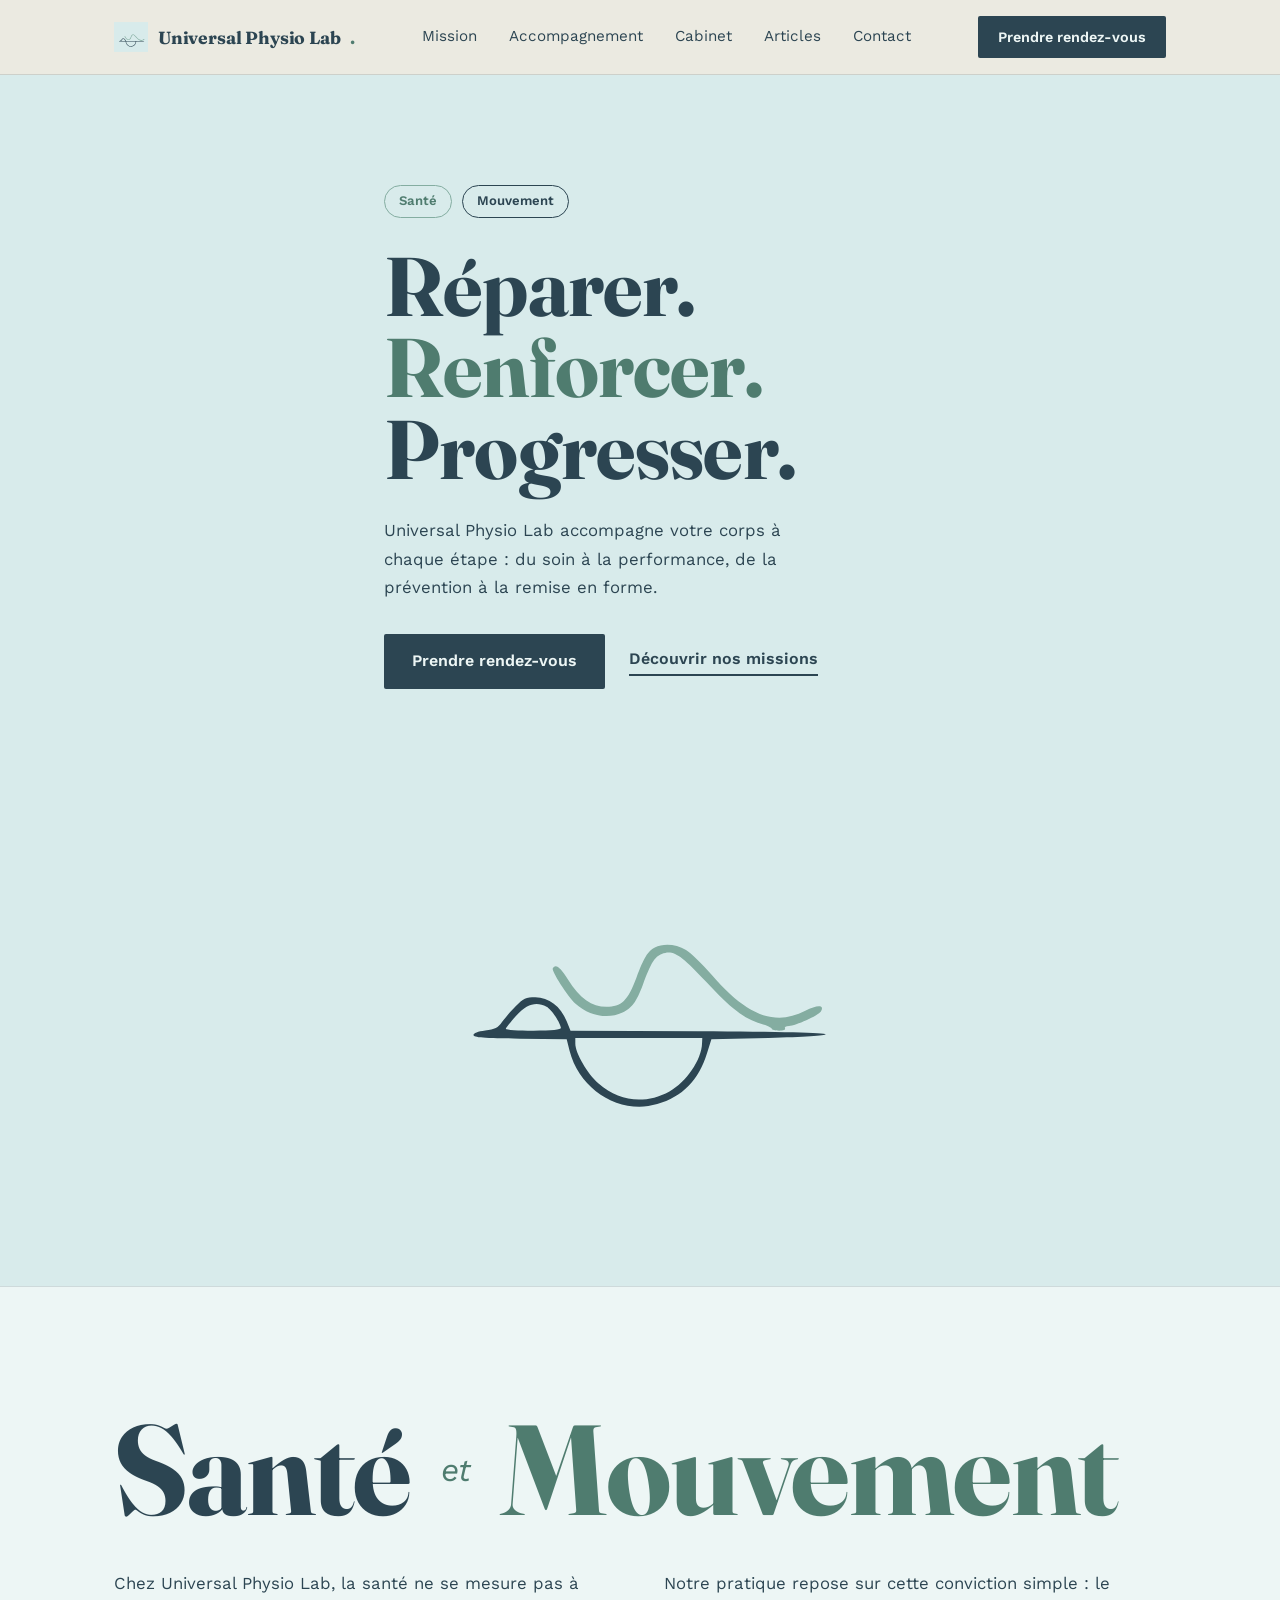
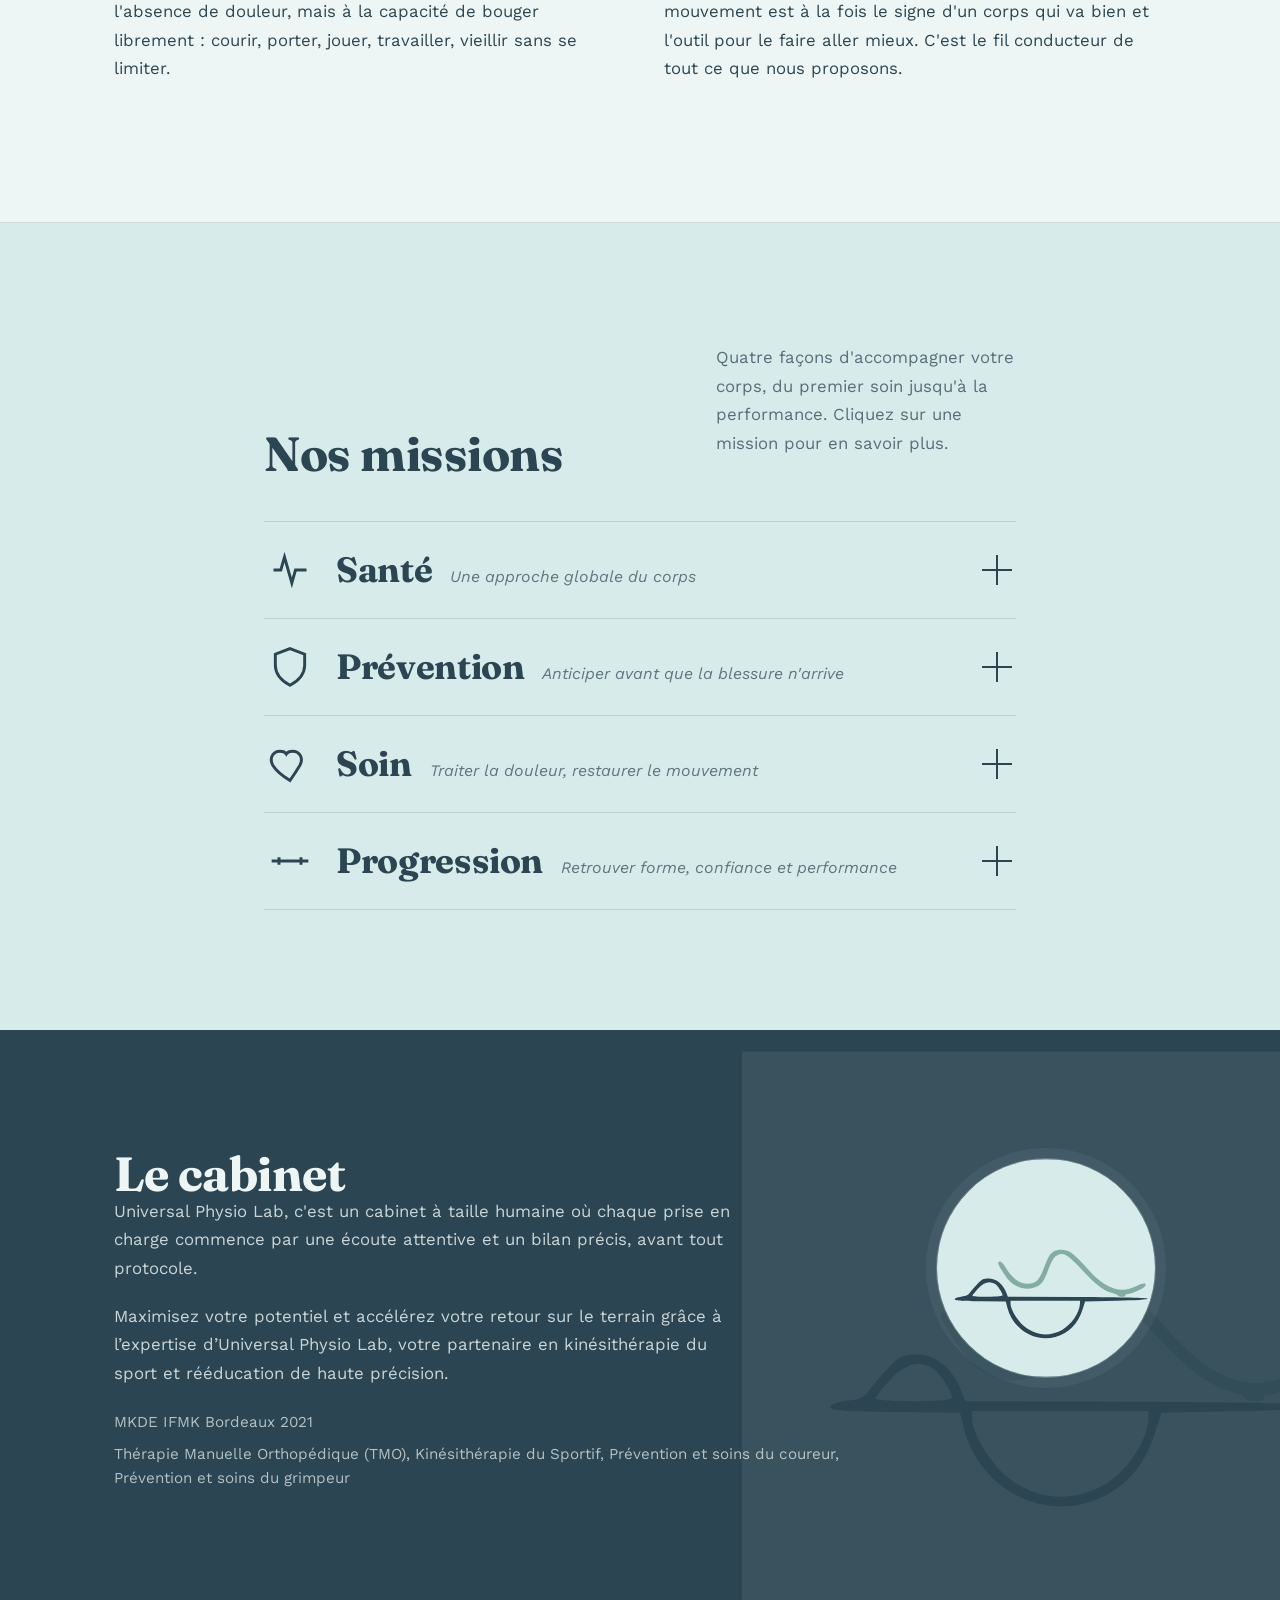
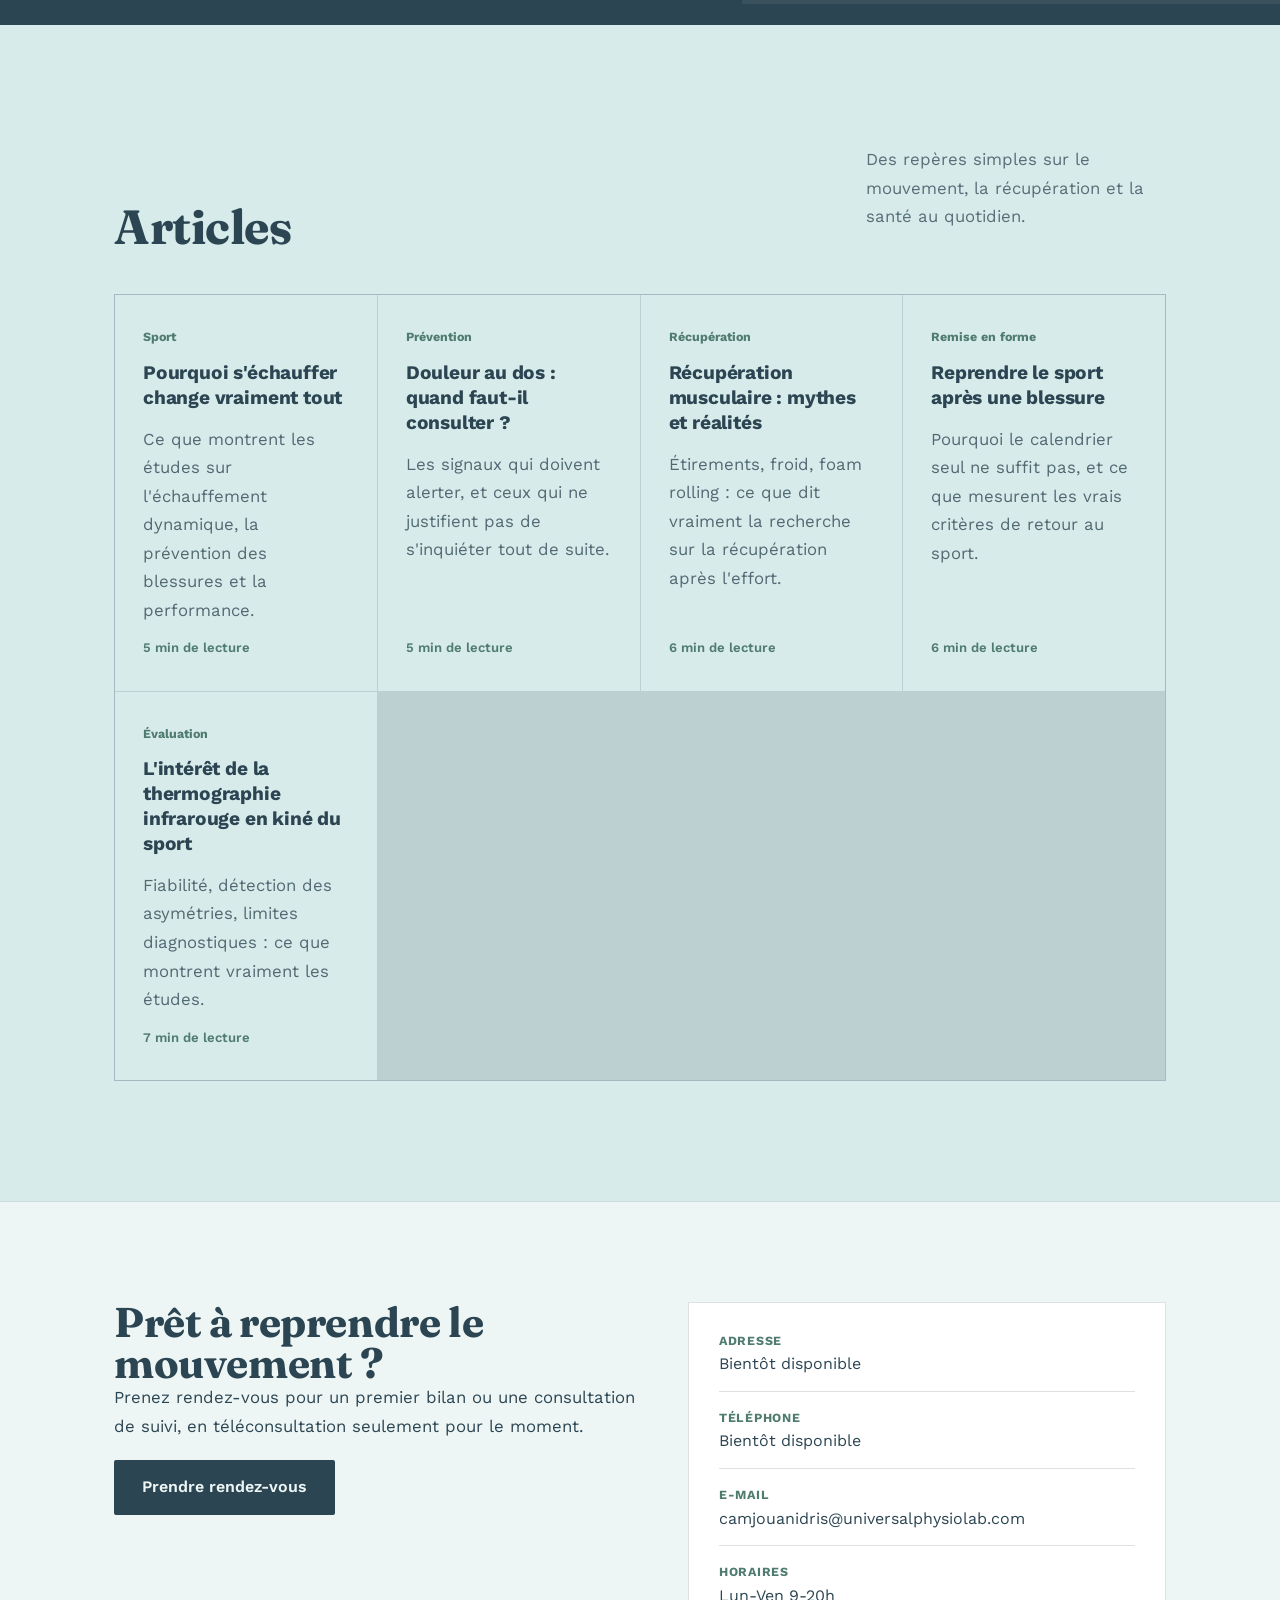
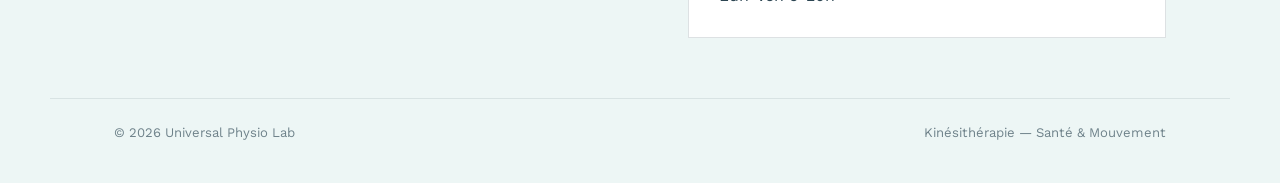
<file: index.html>
<!DOCTYPE html>
<html lang="fr">
<head>
<meta charset="UTF-8">
<meta name="viewport" content="width=device-width, initial-scale=1.0">
<title>Universal Physio Lab — Kinésithérapie, santé & mouvement</title>
<meta name="description" content="Universal Physio Lab accompagne votre corps à chaque étape : soin, prévention, santé et remise en forme.">
<link rel="preconnect" href="https://fonts.googleapis.com">
<link rel="preconnect" href="https://fonts.gstatic.com" crossorigin>
<link href="https://fonts.googleapis.com/css2?family=Fraunces:ital,opsz,wght@0,9..144,500;0,9..144,700;1,9..144,600&family=Work+Sans:ital,wght@0,400;0,500;0,600;0,700;1,400&display=swap" rel="stylesheet">
<link rel="icon" type="image/svg+xml" href="logo.svg">
<link rel="stylesheet" href="style.css">
</head>
<body>

<nav class="nav">
  <div class="wrap nav-inner">
    <div class="logo"><img src="logo.svg" alt="Universal Physio Lab"> Universal Physio Lab<span class="dot">.</span></div>
    <ul class="nav-links" id="navLinks">
      <li><a href="#mission">Mission</a></li>
      <li><a href="#accompagnement">Accompagnement</a></li>
      <li><a href="#cabinet">Cabinet</a></li>
      <li><a href="#articles">Articles</a></li>
      <li><a href="#contact">Contact</a></li>
    </ul>
    <a class="nav-cta" href="mailto:camjouanidris@universalphysiolab.com?subject=Demande%20de%20rendez-vous&amp;body=Bonjour%2C%0D%0A%0D%0AJe%20souhaiterais%20prendre%20rendez-vous.%20Voici%20mes%20disponibilit%C3%A9s%20%3A%0D%0A">Prendre rendez-vous</a>
    <button class="nav-toggle" id="navToggle" aria-label="Ouvrir le menu" aria-expanded="false">
      <span></span><span></span><span></span>
    </button>
  </div>
</nav>

<header class="hero">
  <div class="wrap hero-content">
    <div class="eyebrow-chips">
      <span class="chip teal">Santé</span>
      <span class="chip coral">Mouvement</span>
    </div>
    <h1>
      <span>Réparer.</span>
      <span>Renforcer.</span>
      <span>Progresser.</span>
    </h1>
    <p class="hero-sub">Universal Physio Lab accompagne votre corps à chaque étape : du soin à la performance, de la prévention à la remise en forme.</p>
    <div class="hero-actions">
      <a class="btn-primary" href="mailto:camjouanidris@universalphysiolab.com?subject=Demande%20de%20rendez-vous&amp;body=Bonjour%2C%0D%0A%0D%0AJe%20souhaiterais%20prendre%20rendez-vous.%20Voici%20mes%20disponibilit%C3%A9s%20%3A%0D%0A">Prendre rendez-vous</a>
      <a href="#accompagnement" class="link-inline">Découvrir nos missions</a>
    </div>
  </div>
  <div class="wrap hero-art-band">
    <img src="logo.svg" alt="Logo Universal Physio Lab" class="hero-logo-img">
  </div>
</header>

<section class="mission" id="mission">
  <div class="wrap">
    <div class="mission-words">
      <span class="display">Santé</span>
      <span class="and">et</span>
      <span class="display" style="color:var(--teal-dark);">Mouvement</span>
    </div>
    <div class="mission-body">
      <p>Chez Universal Physio Lab, la santé ne se mesure pas à l'absence de douleur, mais à la capacité de bouger librement : courir, porter, jouer, travailler, vieillir sans se limiter.</p>
      <p>Notre pratique repose sur cette conviction simple : le mouvement est à la fois le signe d'un corps qui va bien et l'outil pour le faire aller mieux. C'est le fil conducteur de tout ce que nous proposons.</p>
    </div>
  </div>
</section>

<section class="pillars" id="accompagnement">
  <div class="wrap wrap-narrow">
    <div class="section-head">
      <h2>Nos missions</h2>
      <p class="hint">Quatre façons d'accompagner votre corps, du premier soin jusqu'à la performance. Cliquez sur une mission pour en savoir plus.</p>
    </div>

    <div class="lane" data-open="false">
      <button class="lane-trigger" aria-expanded="false">
        <span class="lane-icon"><svg viewBox="0 0 24 24" fill="none" stroke-width="1.6"><path d="M12 21s-7-4.35-9.5-8.5C.5 8.5 3 5 6.5 5c2 0 3.2 1 3.5 1.5.3-.5 1.5-1.5 3.5-1.5C17 5 19.5 8.5 17.5 12.5 15 16.65 12 21 12 21z"/></svg></span>
        <span class="lane-title">
          <h3>Soin</h3>
          <span class="lane-teaser">Traiter la douleur, restaurer le mouvement</span>
        </span>
        <span class="lane-plus"></span>
      </button>
      <div class="lane-panel">
        <div class="lane-panel-inner">
          <p>Prise en charge des douleurs aiguës et chroniques, rééducation post-traumatique et post-opératoire : chaque traitement combine thérapie manuelle et exercices actifs, adaptés à votre histoire et à votre corps.</p>
          <ul class="tag-list">
            <li>Rééducation post-opératoire</li>
            <li>Thérapie manuelle</li>
            <li>Douleurs aiguës & chroniques</li>
          </ul>
        </div>
      </div>
    </div>

    <div class="lane" data-open="false">
      <button class="lane-trigger" aria-expanded="false">
        <span class="lane-icon"><svg viewBox="0 0 24 24" fill="none" stroke-width="1.6"><path d="M12 2l8 3v6c0 5-3.5 8.5-8 11-4.5-2.5-8-6-8-11V5l8-3z"/></svg></span>
        <span class="lane-title">
          <h3>Prévention</h3>
          <span class="lane-teaser">Anticiper avant que la blessure n'arrive</span>
        </span>
        <span class="lane-plus"></span>
      </button>
      <div class="lane-panel">
        <div class="lane-panel-inner">
          <p>Bilans posturaux et fonctionnels, analyse des gestes à risque, conseils en ergonomie sportive et quotidienne : mieux vaut corriger un déséquilibre avant qu'il ne devienne une blessure.</p>
          <ul class="tag-list">
            <li>Bilan postural</li>
            <li>Analyse du geste sportif</li>
            <li>Ergonomie & hygiène de vie</li>
          </ul>
        </div>
      </div>
    </div>

    <div class="lane" data-open="false">
      <button class="lane-trigger" aria-expanded="false">
        <span class="lane-icon"><svg viewBox="0 0 24 24" fill="none" stroke-width="1.6"><path d="M3 12h4l2-7 4 14 2-7h6"/></svg></span>
        <span class="lane-title">
          <h3>Santé</h3>
          <span class="lane-teaser">Une approche globale du corps</span>
        </span>
        <span class="lane-plus"></span>
      </button>
      <div class="lane-panel">
        <div class="lane-panel-inner">
          <p>Éducation thérapeutique, accompagnement des pathologies chroniques, conseils personnalisés : notre rôle ne s'arrête pas au traitement, il inclut tout ce qui préserve votre autonomie sur la durée.</p>
          <ul class="tag-list">
            <li>Éducation thérapeutique</li>
            <li>Suivi des pathologies chroniques</li>
            <li>Conseils personnalisés</li>
          </ul>
        </div>
      </div>
    </div>

    <div class="lane" data-open="false">
      <button class="lane-trigger" aria-expanded="false">
        <span class="lane-icon"><svg viewBox="0 0 24 24" fill="none" stroke-width="1.6"><path d="M6 10v4M2 12h4M18 10v4M22 12h-4M6 12h12"/></svg></span>
        <span class="lane-title">
          <h3>Progression</h3>
          <span class="lane-teaser">Retrouver forme, confiance et performance</span>
        </span>
        <span class="lane-plus"></span>
      </button>
      <div class="lane-panel">
        <div class="lane-panel-inner">
          <p>Réathlétisation après blessure, préparation physique générale, reprise d'activité progressive : des programmes construits pour vous ramener au niveau que vous visez, en toute sécurité.</p>
          <ul class="tag-list">
            <li>Réathlétisation</li>
            <li>Préparation physique</li>
            <li>Reprise d'activité progressive</li>
          </ul>
        </div>
      </div>
    </div>

  </div>
</section>

<section class="cabinet" id="cabinet">
  <img src="logo.svg" alt="" class="cabinet-watermark" aria-hidden="true">
  <div class="wrap cabinet-grid">
    <div>
      <h2>Le cabinet</h2>
      <p>Universal Physio Lab, c'est un cabinet à taille humaine où chaque prise en charge commence par une écoute attentive et un bilan précis, avant tout protocole.</p>
      <p>Maximisez votre potentiel et accélérez votre retour sur le terrain grâce à l’expertise d’Universal Physio Lab, votre partenaire en kinésithérapie du sport et rééducation de haute précision.</p>
      <ul class="cabinet-credentials">
        <li>MKDE IFMK Bordeaux 2021</li>
        <li>Thérapie Manuelle Orthopédique (TMO), Kinésithérapie du Sportif, Prévention et soins du coureur, Prévention et soins du grimpeur</li>
    </div>
    <div class="cabinet-art">
      <div class="cabinet-badge">
        <img src="logo.svg" alt="Logo Universal Physio Lab">
      </div>
    </div>
  </div>
</section>

<section class="articles" id="articles">
  <div class="wrap">
    <div class="section-head">
      <h2>Articles</h2>
      <p class="hint">Des repères simples sur le mouvement, la récupération et la santé au quotidien.</p>
    </div>
    <div class="article-grid">
      <a class="article-card" href="echauffement.html">
        <span class="article-tag">Sport</span>
        <h3>Pourquoi s'échauffer change vraiment tout</h3>
        <p>Ce que montrent les études sur l'échauffement dynamique, la prévention des blessures et la performance.</p>
        <span class="article-meta">5 min de lecture</span>
      </a>
      <a class="article-card" href="mal-de-dos.html">
        <span class="article-tag">Prévention</span>
        <h3>Douleur au dos : quand faut-il consulter ?</h3>
        <p>Les signaux qui doivent alerter, et ceux qui ne justifient pas de s'inquiéter tout de suite.</p>
        <span class="article-meta">5 min de lecture</span>
      </a>
      <a class="article-card" href="recuperation-musculaire.html">
        <span class="article-tag">Récupération</span>
        <h3>Récupération musculaire : mythes et réalités</h3>
        <p>Étirements, froid, foam rolling : ce que dit vraiment la recherche sur la récupération après l'effort.</p>
        <span class="article-meta">6 min de lecture</span>
      </a>
      <a class="article-card" href="reprise-sport.html">
        <span class="article-tag">Remise en forme</span>
        <h3>Reprendre le sport après une blessure</h3>
        <p>Pourquoi le calendrier seul ne suffit pas, et ce que mesurent les vrais critères de retour au sport.</p>
        <span class="article-meta">6 min de lecture</span>
      </a>
      <a class="article-card" href="thermographie-infrarouge.html">
        <span class="article-tag">Évaluation</span>
        <h3>L'intérêt de la thermographie infrarouge en kiné du sport</h3>
        <p>Fiabilité, détection des asymétries, limites diagnostiques : ce que montrent vraiment les études.</p>
        <span class="article-meta">7 min de lecture</span>
      </a>
    </div>
  </div>
</section>

<section class="contact" id="contact">
  <div class="wrap contact-grid">
    <div>
      <h2>Prêt à reprendre le mouvement ?</h2>
      <p>Prenez rendez-vous pour un premier bilan ou une consultation de suivi, en téléconsultation seulement pour le moment.</p>
      <a class="btn-primary" href="mailto:camjouanidris@universalphysiolab.com?subject=Demande%20de%20rendez-vous&amp;body=Bonjour%2C%0D%0A%0D%0AJe%20souhaiterais%20prendre%20rendez-vous.%20Voici%20mes%20disponibilit%C3%A9s%20%3A%0D%0A">Prendre rendez-vous</a>
    </div>
    <ul class="contact-info">
      <li><b>Adresse</b>Bientôt disponible</li>
      <li><b>Téléphone</b>Bientôt disponible</li>
      <li><b>E-mail</b>camjouanidris@universalphysiolab.com</li>
      <li><b>Horaires</b>Lun-Ven 9-20h</li>
    </ul>
  </div>
  <div class="wrap footer-bottom">
    <span>© 2026 Universal Physio Lab</span>
    <span>Kinésithérapie — Santé & Mouvement</span>
  </div>
</section>

<script>
  // Menu mobile
  const navToggle = document.getElementById('navToggle');
  const navLinks = document.getElementById('navLinks');
  navToggle.addEventListener('click', () => {
    const isOpen = navLinks.classList.toggle('open');
    navToggle.setAttribute('aria-expanded', isOpen);
  });
  navLinks.querySelectorAll('a').forEach(a => a.addEventListener('click', () => {
    navLinks.classList.remove('open');
    navToggle.setAttribute('aria-expanded', 'false');
  }));

  // Accordéon des missions
  document.querySelectorAll('.lane').forEach(lane => {
    const trigger = lane.querySelector('.lane-trigger');
    trigger.addEventListener('click', () => {
      const isOpen = lane.getAttribute('data-open') === 'true';
      document.querySelectorAll('.lane').forEach(l => {
        l.setAttribute('data-open', 'false');
        l.querySelector('.lane-trigger').setAttribute('aria-expanded', 'false');
      });
      if (!isOpen) {
        lane.setAttribute('data-open', 'true');
        trigger.setAttribute('aria-expanded', 'true');
      }
    });
  });
</script>

</body>
</html>
</file>
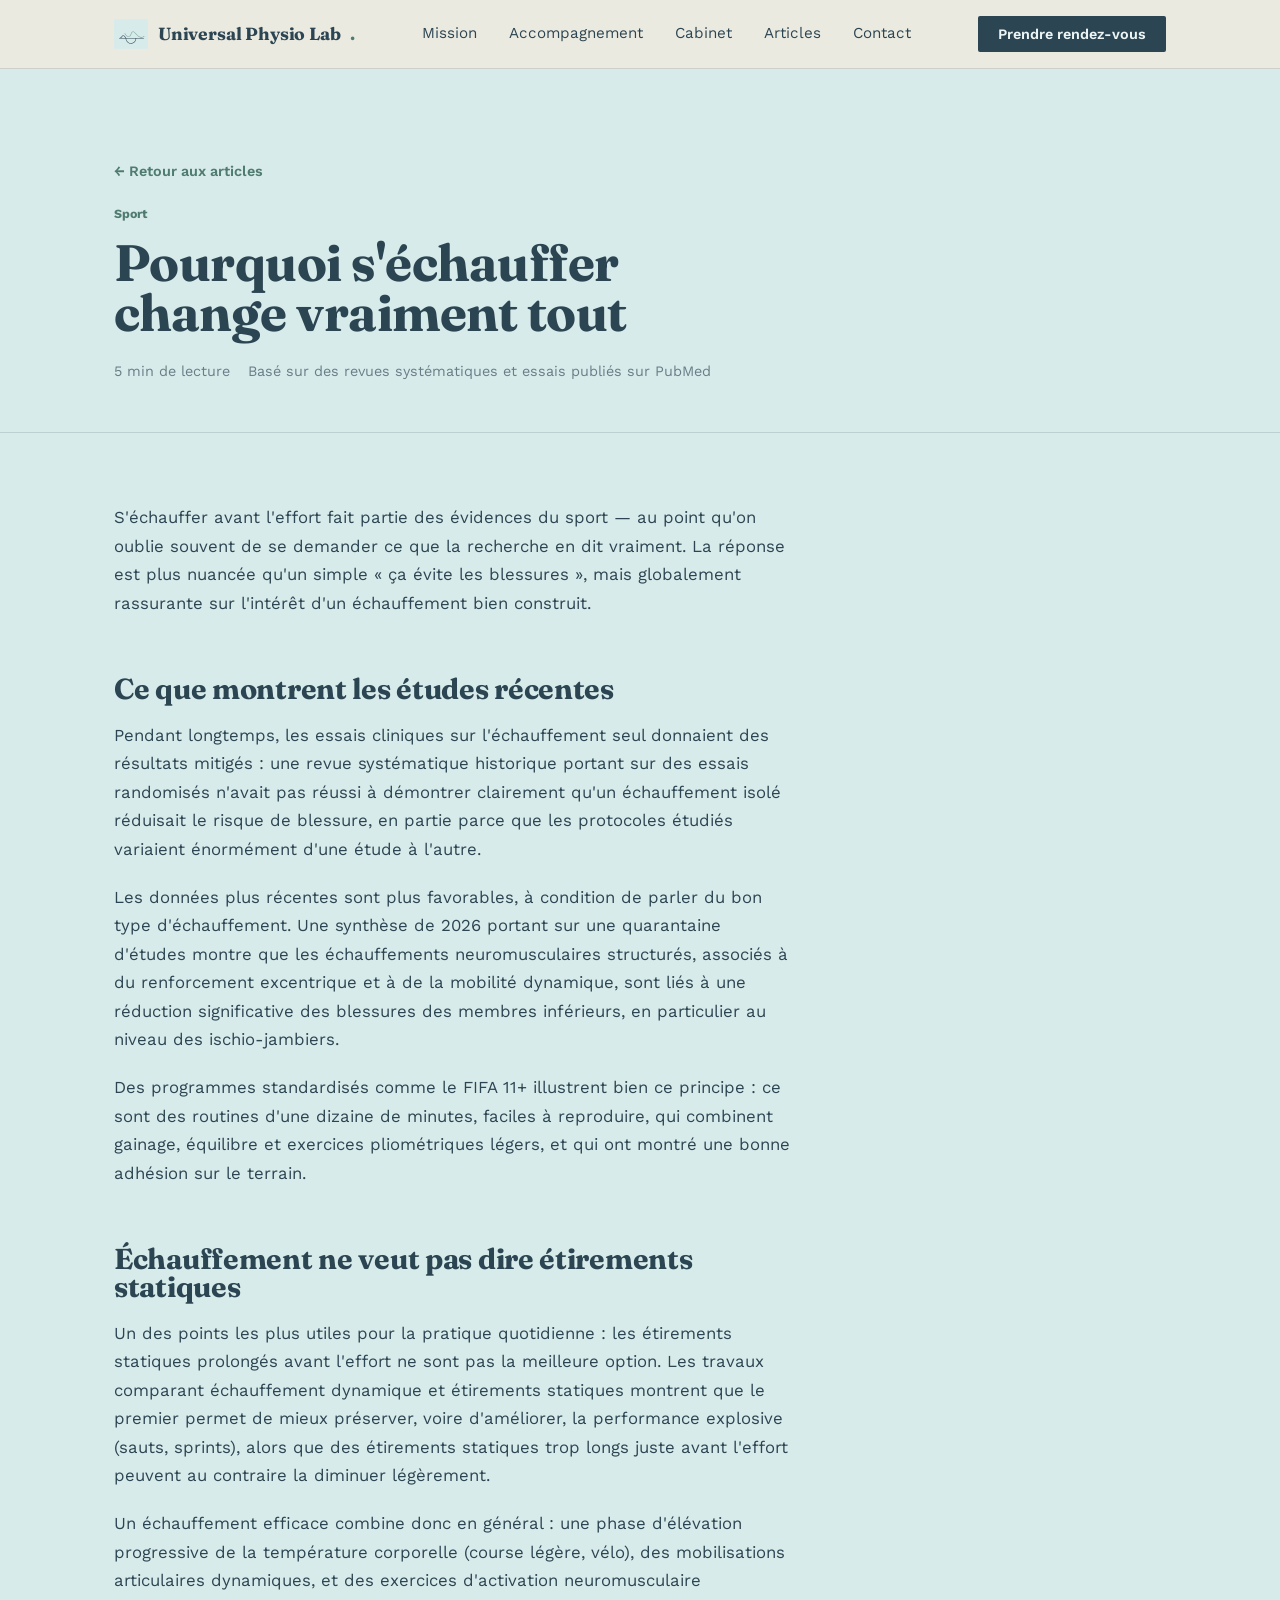
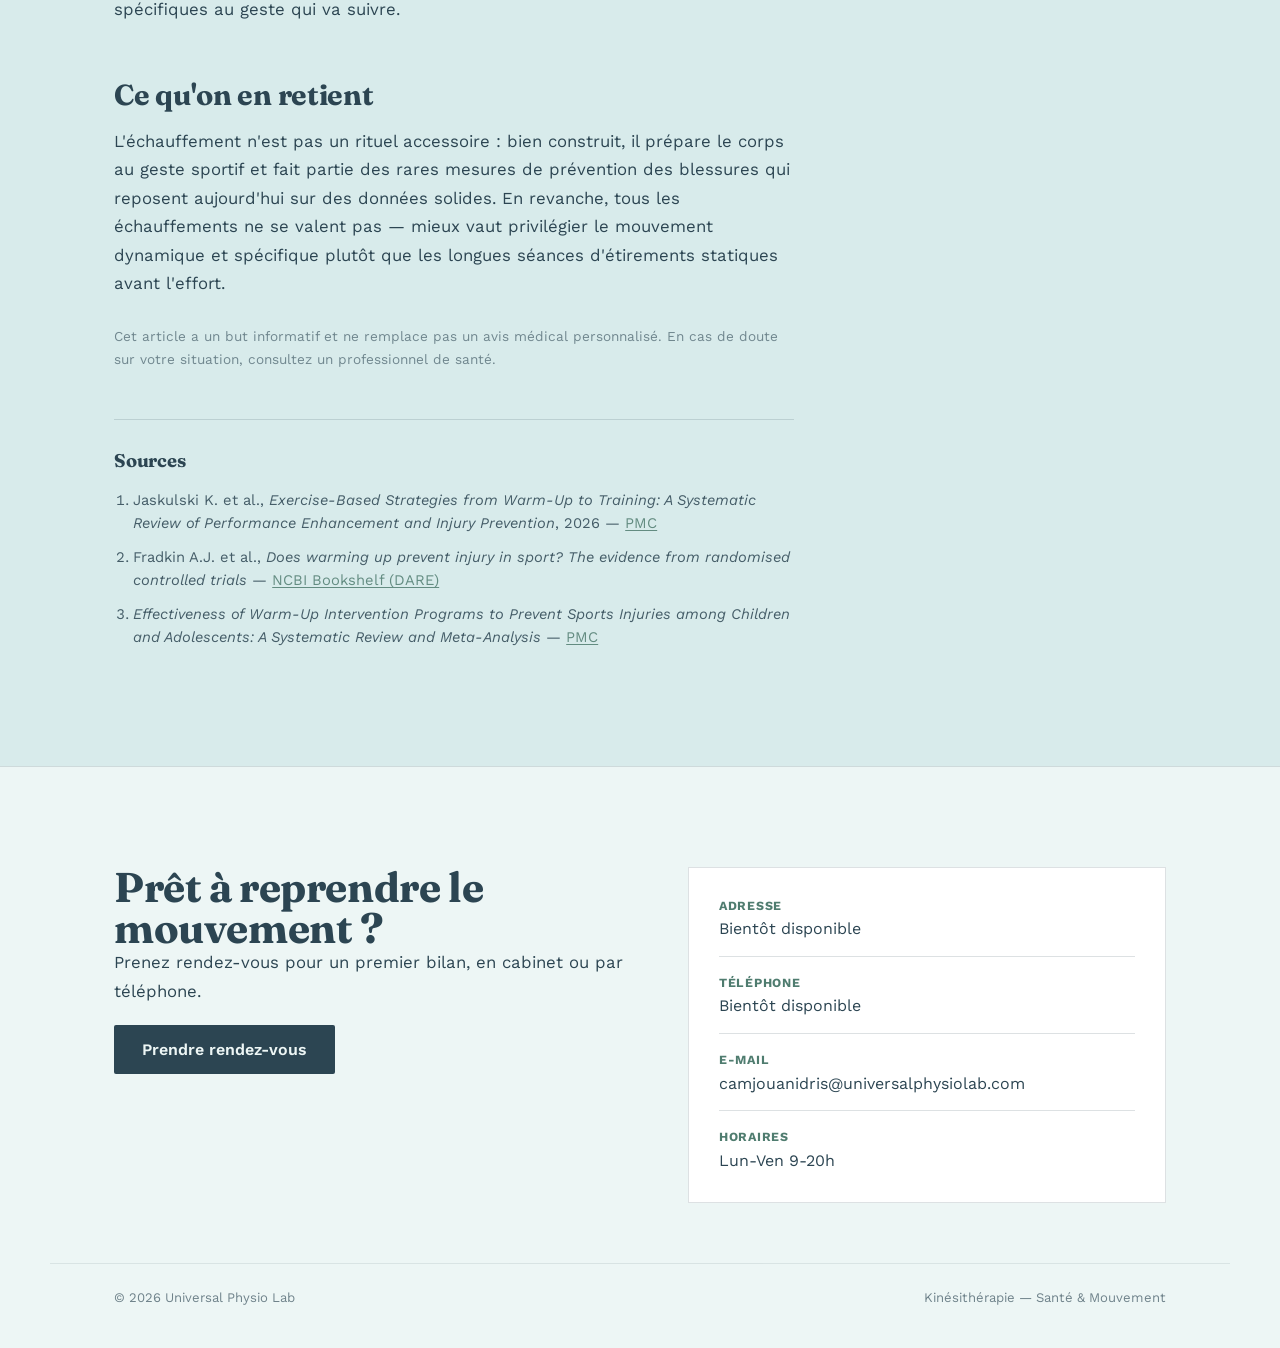
<file: echauffement.html>
<!DOCTYPE html>
<html lang="fr">
<head>
<meta charset="UTF-8">
<meta name="viewport" content="width=device-width, initial-scale=1.0">
<title>Pourquoi s'échauffer change vraiment tout — Universal Physio Lab</title>
<meta name="description" content="S'échauffer avant l'effort fait partie des évidences du sport — au point qu'on oublie souvent de se demander ce que la recherche en dit vraiment. La r">
<link rel="preconnect" href="https://fonts.googleapis.com">
<link rel="preconnect" href="https://fonts.gstatic.com" crossorigin>
<link href="https://fonts.googleapis.com/css2?family=Fraunces:ital,opsz,wght@0,9..144,500;0,9..144,700;1,9..144,600&family=Work+Sans:ital,wght@0,400;0,500;0,600;0,700;1,400&display=swap" rel="stylesheet">
<link rel="icon" type="image/svg+xml" href="logo.svg">
<link rel="stylesheet" href="style.css">
</head>
<body>

<nav class="nav">
  <div class="wrap nav-inner">
    <div class="logo"><img src="logo.svg" alt="Universal Physio Lab"> Universal Physio Lab<span class="dot">.</span></div>
    <ul class="nav-links" id="navLinks">
      <li><a href="index.html#mission">Mission</a></li>
      <li><a href="index.html#accompagnement">Accompagnement</a></li>
      <li><a href="index.html#cabinet">Cabinet</a></li>
      <li><a href="index.html#articles">Articles</a></li>
      <li><a href="index.html#contact">Contact</a></li>
    </ul>
    <button class="nav-cta">Prendre rendez-vous</button>
    <button class="nav-toggle" id="navToggle" aria-label="Ouvrir le menu" aria-expanded="false">
      <span></span><span></span><span></span>
    </button>
  </div>
</nav>

<header class="article-hero">
  <div class="wrap">
    <a href="index.html#articles" class="back-link">&larr; Retour aux articles</a>
    <span class="article-tag">Sport</span>
    <h1>Pourquoi s'échauffer change vraiment tout</h1>
    <div class="article-meta-row">
      <span>5 min de lecture</span>
      <span>Basé sur des revues systématiques et essais publiés sur PubMed</span>
    </div>
  </div>
</header>

<section class="article-body">
  <div class="wrap">
    <div class="prose">
      <p>S'échauffer avant l'effort fait partie des évidences du sport — au point qu'on oublie souvent de se demander ce que la recherche en dit vraiment. La réponse est plus nuancée qu'un simple « ça évite les blessures », mais globalement rassurante sur l'intérêt d'un échauffement bien construit.</p>
      <h2>Ce que montrent les études récentes</h2>
      <p>Pendant longtemps, les essais cliniques sur l'échauffement seul donnaient des résultats mitigés : une revue systématique historique portant sur des essais randomisés n'avait pas réussi à démontrer clairement qu'un échauffement isolé réduisait le risque de blessure, en partie parce que les protocoles étudiés variaient énormément d'une étude à l'autre.</p>
      <p>Les données plus récentes sont plus favorables, à condition de parler du bon type d'échauffement. Une synthèse de 2026 portant sur une quarantaine d'études montre que les échauffements neuromusculaires structurés, associés à du renforcement excentrique et à de la mobilité dynamique, sont liés à une réduction significative des blessures des membres inférieurs, en particulier au niveau des ischio-jambiers.</p>
      <p>Des programmes standardisés comme le FIFA 11+ illustrent bien ce principe : ce sont des routines d'une dizaine de minutes, faciles à reproduire, qui combinent gainage, équilibre et exercices pliométriques légers, et qui ont montré une bonne adhésion sur le terrain.</p>
      <h2>Échauffement ne veut pas dire étirements statiques</h2>
      <p>Un des points les plus utiles pour la pratique quotidienne : les étirements statiques prolongés avant l'effort ne sont pas la meilleure option. Les travaux comparant échauffement dynamique et étirements statiques montrent que le premier permet de mieux préserver, voire d'améliorer, la performance explosive (sauts, sprints), alors que des étirements statiques trop longs juste avant l'effort peuvent au contraire la diminuer légèrement.</p>
      <p>Un échauffement efficace combine donc en général : une phase d'élévation progressive de la température corporelle (course légère, vélo), des mobilisations articulaires dynamiques, et des exercices d'activation neuromusculaire spécifiques au geste qui va suivre.</p>
      <h2>Ce qu'on en retient</h2>
      <p>L'échauffement n'est pas un rituel accessoire : bien construit, il prépare le corps au geste sportif et fait partie des rares mesures de prévention des blessures qui reposent aujourd'hui sur des données solides. En revanche, tous les échauffements ne se valent pas — mieux vaut privilégier le mouvement dynamique et spécifique plutôt que les longues séances d'étirements statiques avant l'effort.</p>
      <p class="article-disclaimer">Cet article a un but informatif et ne remplace pas un avis médical personnalisé. En cas de doute sur votre situation, consultez un professionnel de santé.</p>
    </div>

    <div class="sources">
      <h2>Sources</h2>
      <ol>
        <li>Jaskulski K. et al., <em>Exercise-Based Strategies from Warm-Up to Training: A Systematic Review of Performance Enhancement and Injury Prevention</em>, 2026 — <a href="https://pmc.ncbi.nlm.nih.gov/articles/PMC13210987/" target="_blank" rel="noopener">PMC</a></li>
        <li>Fradkin A.J. et al., <em>Does warming up prevent injury in sport? The evidence from randomised controlled trials</em> — <a href="https://www.ncbi.nlm.nih.gov/books/NBK72912/" target="_blank" rel="noopener">NCBI Bookshelf (DARE)</a></li>
        <li><em>Effectiveness of Warm-Up Intervention Programs to Prevent Sports Injuries among Children and Adolescents: A Systematic Review and Meta-Analysis</em> — <a href="https://www.ncbi.nlm.nih.gov/pmc/articles/PMC9140806/" target="_blank" rel="noopener">PMC</a></li>
      </ol>
    </div>
  </div>
</section>

<section class="contact" id="contact">
  <div class="wrap contact-grid">
    <div>
      <h2>Prêt à reprendre le mouvement ?</h2>
      <p>Prenez rendez-vous pour un premier bilan, en cabinet ou par téléphone.</p>
      <button class="btn-primary">Prendre rendez-vous</button>
    </div>
      <ul class="contact-info">
        <li><b>Adresse</b>Bientôt disponible</li>
        <li><b>Téléphone</b>Bientôt disponible</li>
        <li><b>E-mail</b>camjouanidris@universalphysiolab.com</li>
        <li><b>Horaires</b>Lun-Ven 9-20h</li>
      </ul>
  </div>
  <div class="wrap footer-bottom">
    <span>© 2026 Universal Physio Lab</span>
    <span>Kinésithérapie — Santé & Mouvement</span>
  </div>
</section>

<script>
  const navToggle = document.getElementById('navToggle');
  const navLinks = document.getElementById('navLinks');
  navToggle.addEventListener('click', () => {
    const isOpen = navLinks.classList.toggle('open');
    navToggle.setAttribute('aria-expanded', isOpen);
  });
  navLinks.querySelectorAll('a').forEach(a => a.addEventListener('click', () => {
    navLinks.classList.remove('open');
    navToggle.setAttribute('aria-expanded', 'false');
  }));
</script>

</body>
</html>
</file>
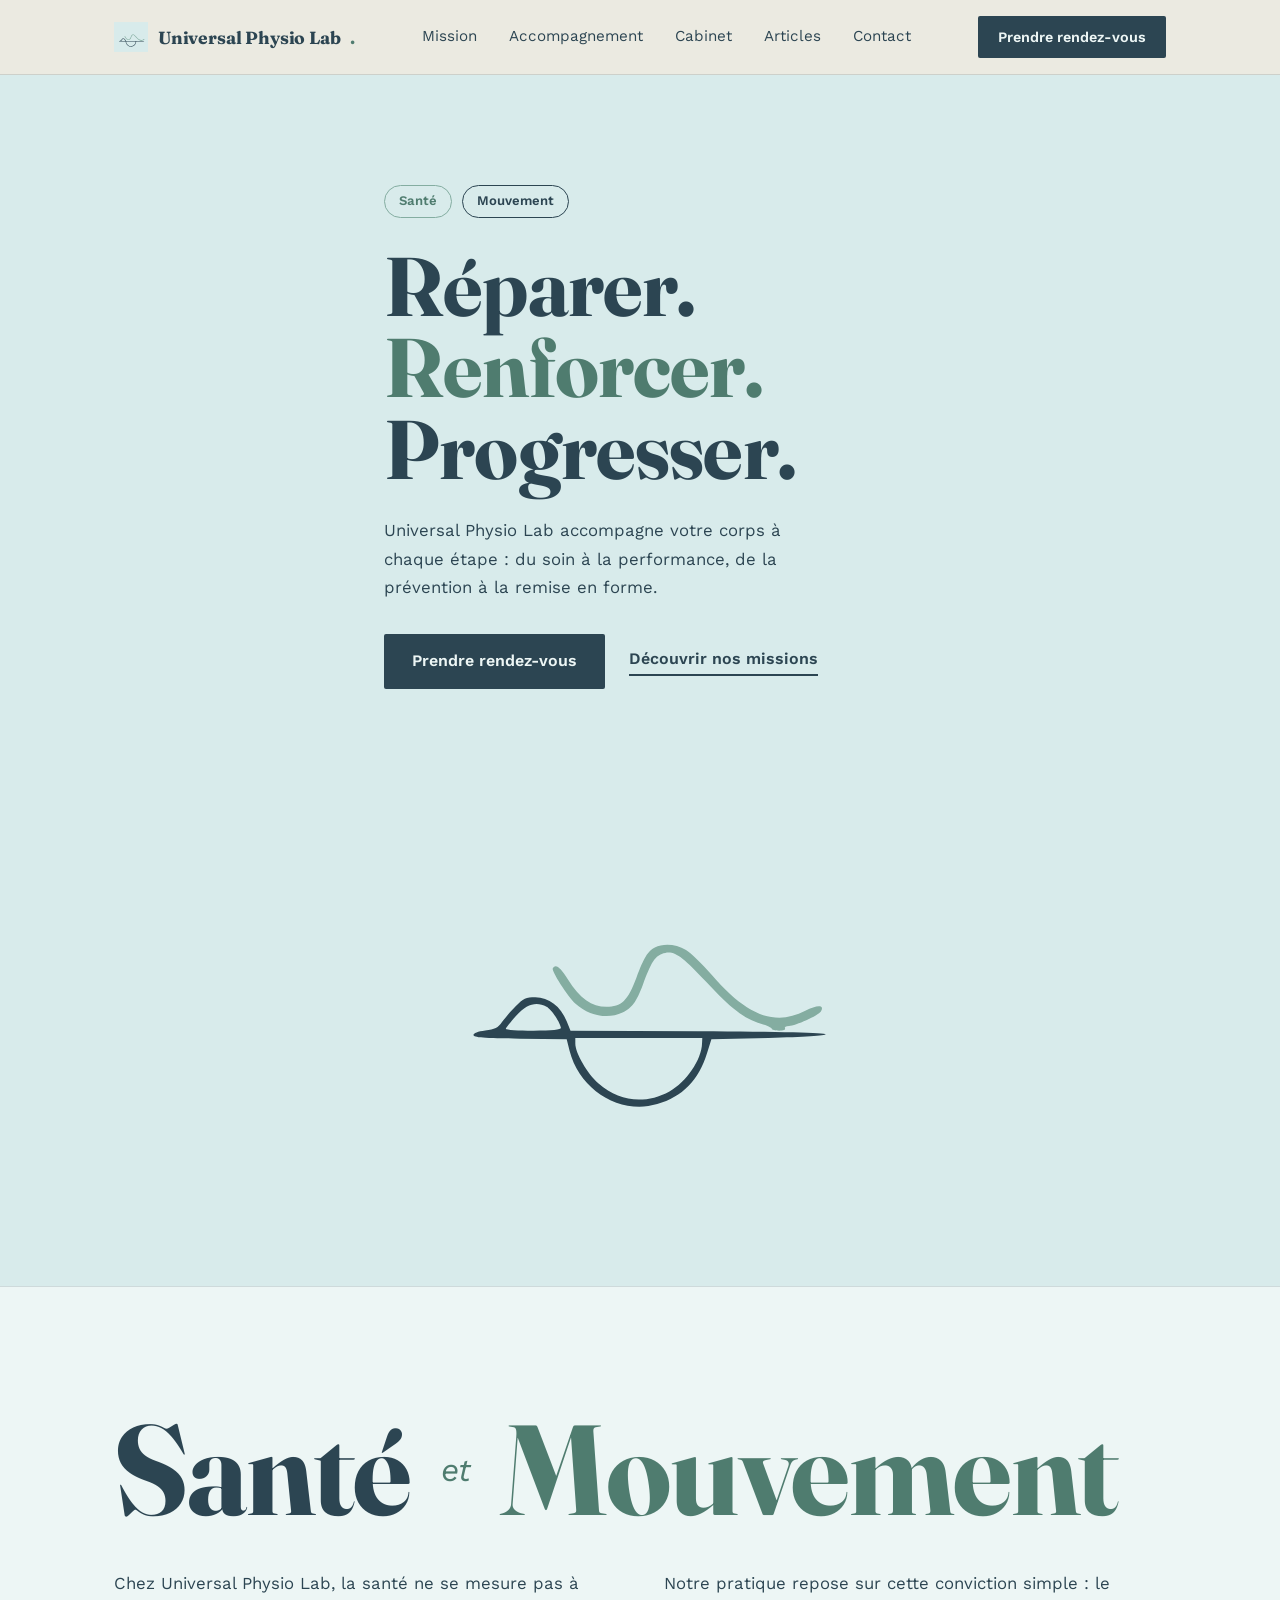
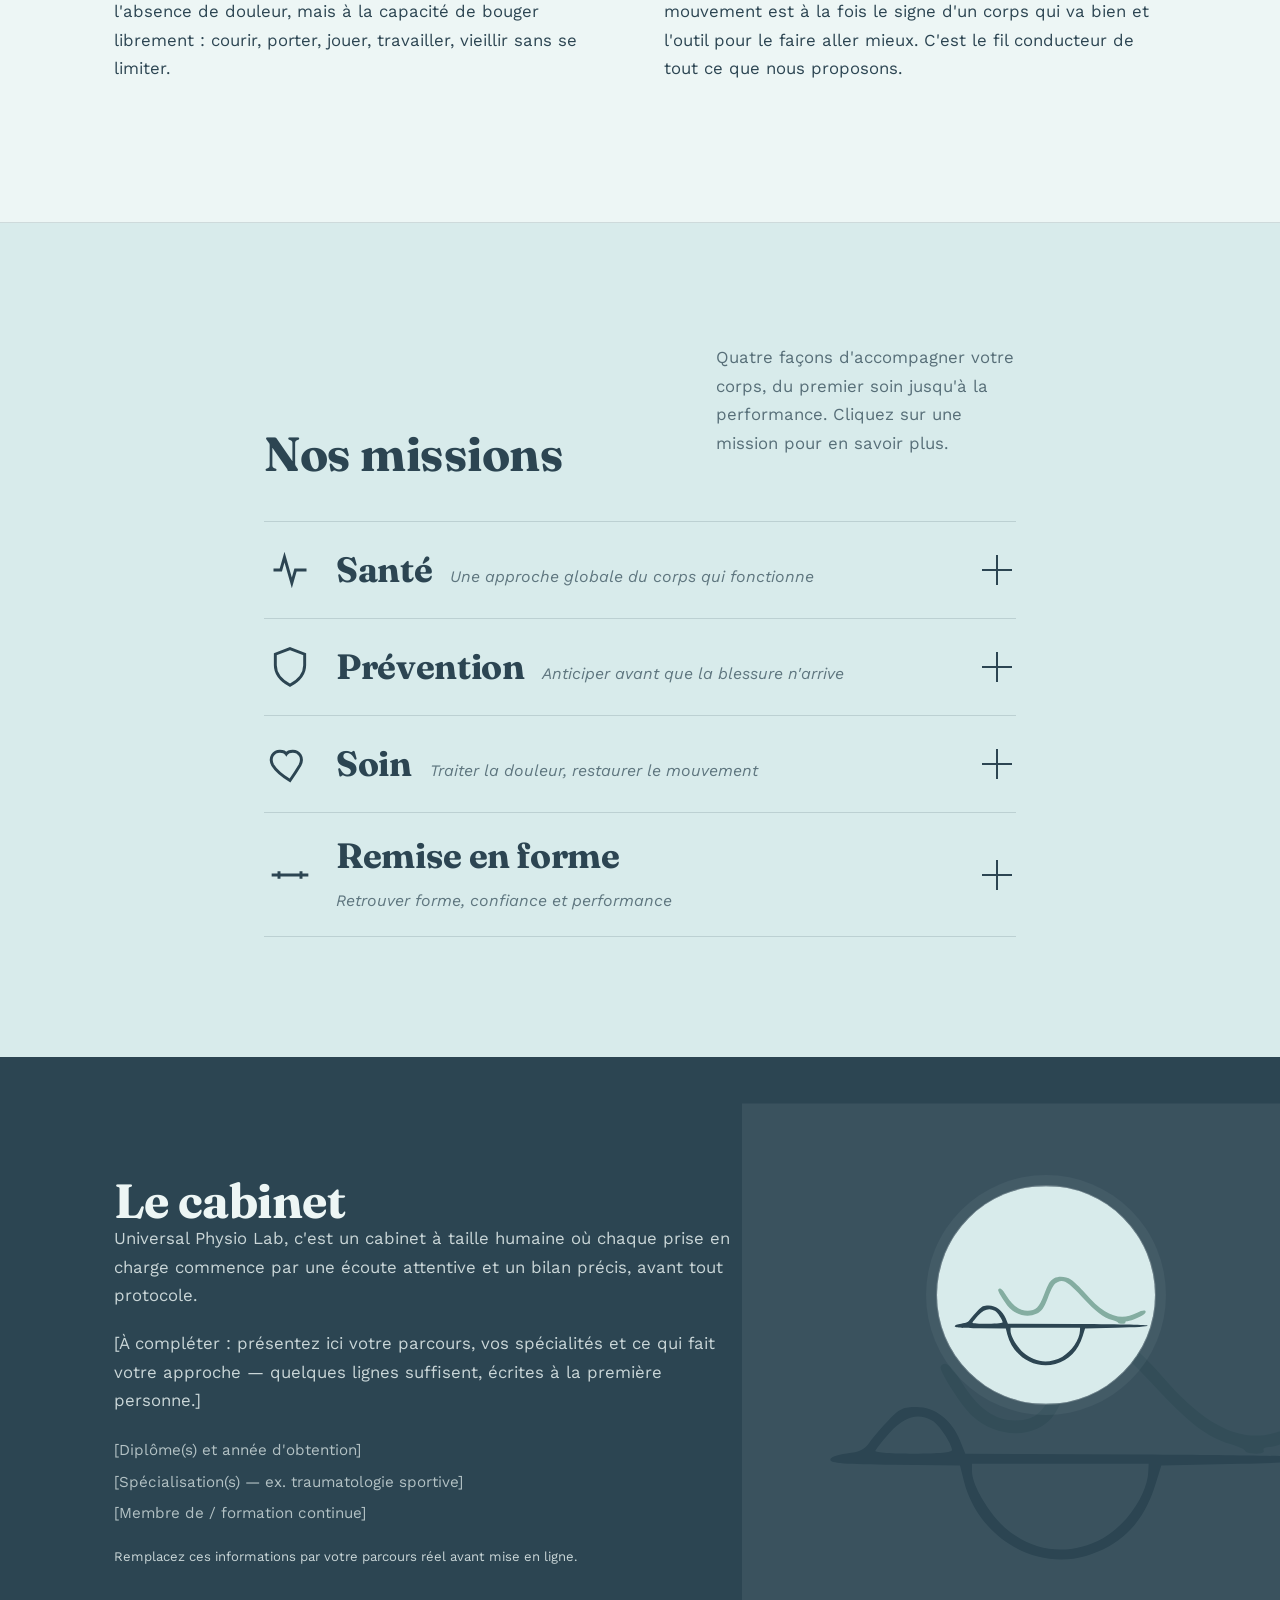
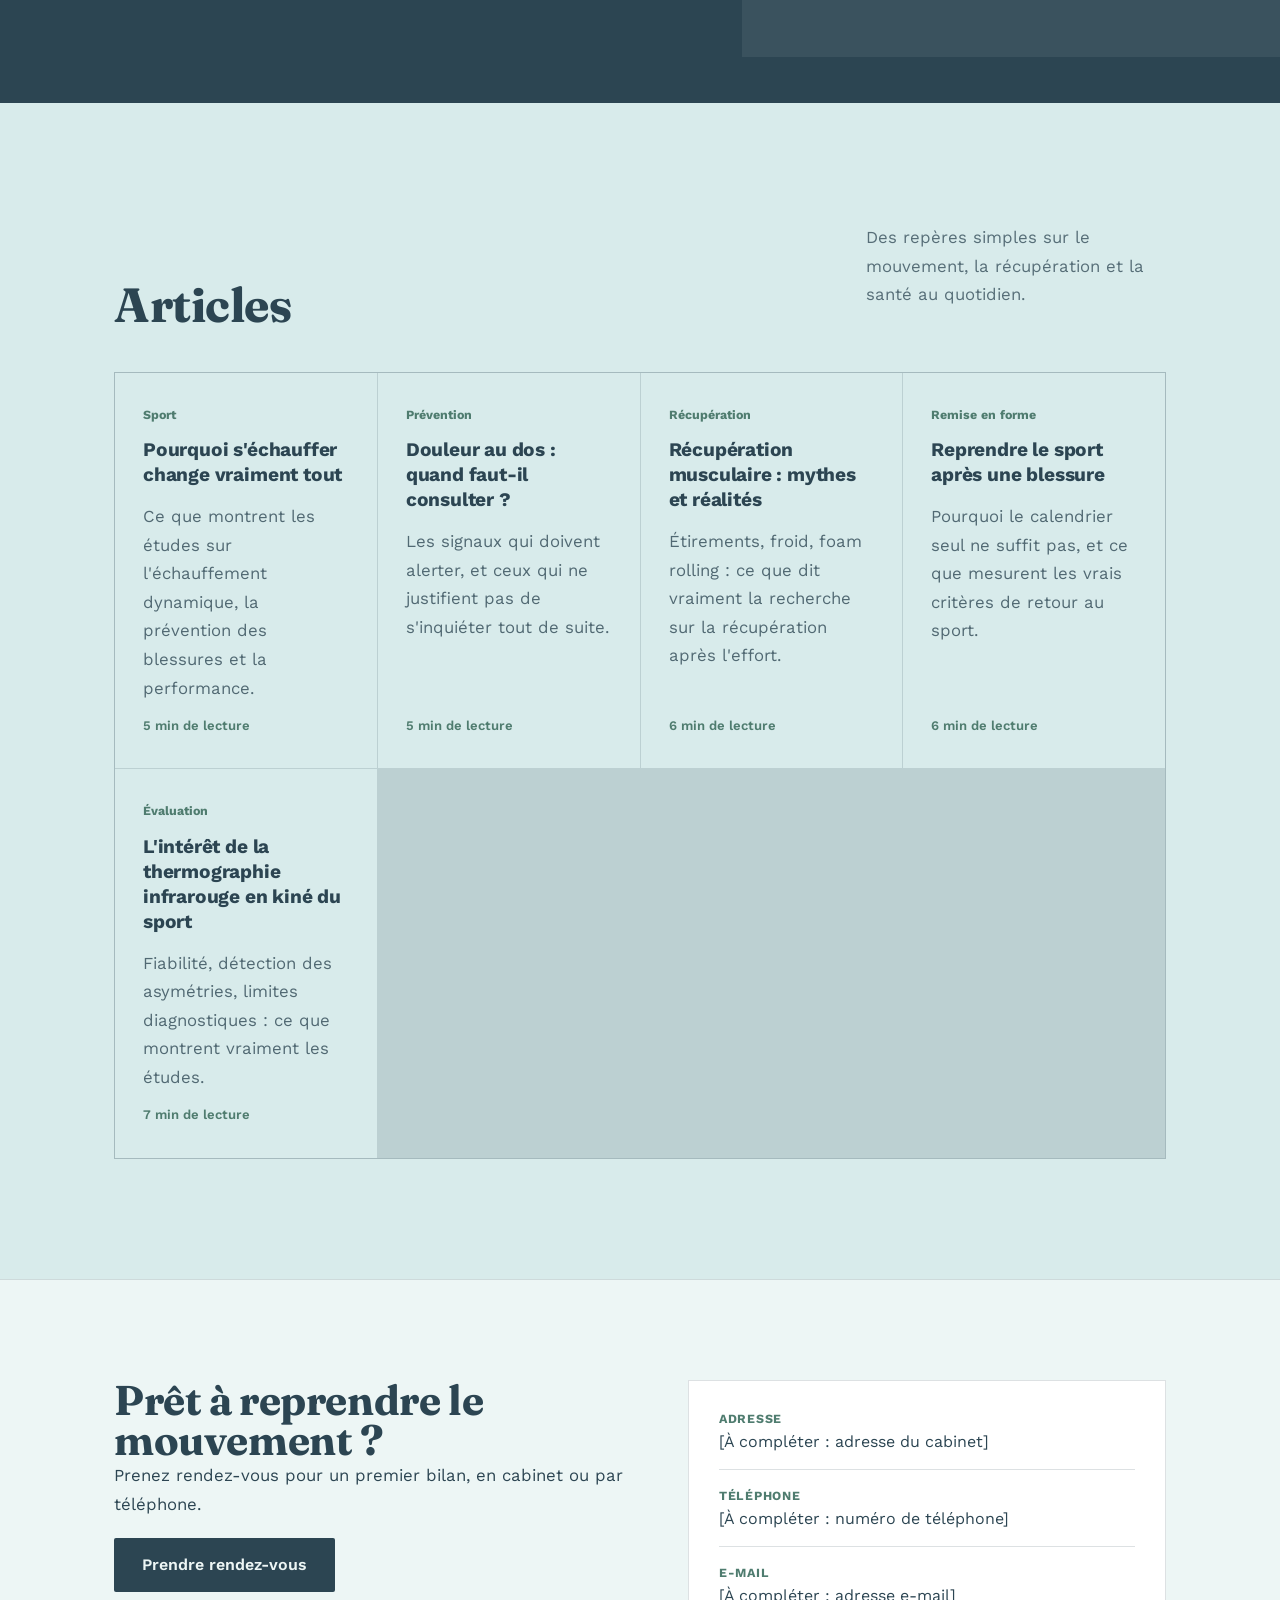
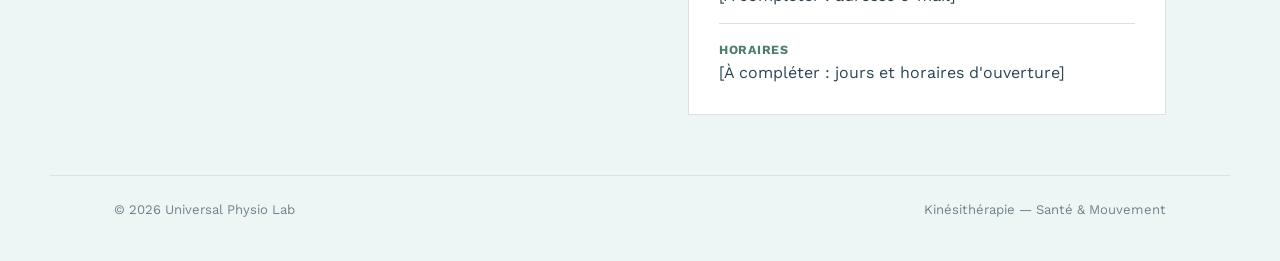
<file: index (2).html>
<!DOCTYPE html>
<html lang="fr">
<head>
<meta charset="UTF-8">
<meta name="viewport" content="width=device-width, initial-scale=1.0">
<title>Universal Physio Lab — Kinésithérapie, santé & mouvement</title>
<meta name="description" content="Universal Physio Lab accompagne votre corps à chaque étape : soin, prévention, santé et remise en forme.">
<link rel="preconnect" href="https://fonts.googleapis.com">
<link rel="preconnect" href="https://fonts.gstatic.com" crossorigin>
<link href="https://fonts.googleapis.com/css2?family=Fraunces:ital,opsz,wght@0,9..144,500;0,9..144,700;1,9..144,600&family=Work+Sans:ital,wght@0,400;0,500;0,600;0,700;1,400&display=swap" rel="stylesheet">
<link rel="icon" type="image/svg+xml" href="logo.svg">
<link rel="stylesheet" href="style.css">
</head>
<body>

<nav class="nav">
  <div class="wrap nav-inner">
    <div class="logo"><img src="logo.svg" alt="Universal Physio Lab"> Universal Physio Lab<span class="dot">.</span></div>
    <ul class="nav-links" id="navLinks">
      <li><a href="#mission">Mission</a></li>
      <li><a href="#accompagnement">Accompagnement</a></li>
      <li><a href="#cabinet">Cabinet</a></li>
      <li><a href="#articles">Articles</a></li>
      <li><a href="#contact">Contact</a></li>
    </ul>
    <a class="nav-cta" href="mailto:camjouanidris@universalphysiolab.com?subject=Demande%20de%20rendez-vous&amp;body=Bonjour%2C%0D%0A%0D%0AJe%20souhaiterais%20prendre%20rendez-vous.%20Voici%20mes%20disponibilit%C3%A9s%20%3A%0D%0A">Prendre rendez-vous</a>
    <button class="nav-toggle" id="navToggle" aria-label="Ouvrir le menu" aria-expanded="false">
      <span></span><span></span><span></span>
    </button>
  </div>
</nav>

<header class="hero">
  <div class="wrap hero-content">
    <div class="eyebrow-chips">
      <span class="chip teal">Santé</span>
      <span class="chip coral">Mouvement</span>
    </div>
    <h1>
      <span>Réparer.</span>
      <span>Renforcer.</span>
      <span>Progresser.</span>
    </h1>
    <p class="hero-sub">Universal Physio Lab accompagne votre corps à chaque étape : du soin à la performance, de la prévention à la remise en forme.</p>
    <div class="hero-actions">
      <a class="btn-primary" href="mailto:camjouanidris@universalphysiolab.com?subject=Demande%20de%20rendez-vous&amp;body=Bonjour%2C%0D%0A%0D%0AJe%20souhaiterais%20prendre%20rendez-vous.%20Voici%20mes%20disponibilit%C3%A9s%20%3A%0D%0A">Prendre rendez-vous</a>
      <a href="#accompagnement" class="link-inline">Découvrir nos missions</a>
    </div>
  </div>
  <div class="wrap hero-art-band">
    <img src="logo.svg" alt="Logo Universal Physio Lab" class="hero-logo-img">
  </div>
</header>

<section class="mission" id="mission">
  <div class="wrap">
    <div class="mission-words">
      <span class="display">Santé</span>
      <span class="and">et</span>
      <span class="display" style="color:var(--teal-dark);">Mouvement</span>
    </div>
    <div class="mission-body">
      <p>Chez Universal Physio Lab, la santé ne se mesure pas à l'absence de douleur, mais à la capacité de bouger librement : courir, porter, jouer, travailler, vieillir sans se limiter.</p>
      <p>Notre pratique repose sur cette conviction simple : le mouvement est à la fois le signe d'un corps qui va bien et l'outil pour le faire aller mieux. C'est le fil conducteur de tout ce que nous proposons.</p>
    </div>
  </div>
</section>

<section class="pillars" id="accompagnement">
  <div class="wrap wrap-narrow">
    <div class="section-head">
      <h2>Nos missions</h2>
      <p class="hint">Quatre façons d'accompagner votre corps, du premier soin jusqu'à la performance. Cliquez sur une mission pour en savoir plus.</p>
    </div>

    <div class="lane" data-open="false">
      <button class="lane-trigger" aria-expanded="false">
        <span class="lane-icon"><svg viewBox="0 0 24 24" fill="none" stroke-width="1.6"><path d="M12 21s-7-4.35-9.5-8.5C.5 8.5 3 5 6.5 5c2 0 3.2 1 3.5 1.5.3-.5 1.5-1.5 3.5-1.5C17 5 19.5 8.5 17.5 12.5 15 16.65 12 21 12 21z"/></svg></span>
        <span class="lane-title">
          <h3>Soin</h3>
          <span class="lane-teaser">Traiter la douleur, restaurer le mouvement</span>
        </span>
        <span class="lane-plus"></span>
      </button>
      <div class="lane-panel">
        <div class="lane-panel-inner">
          <p>Prise en charge des douleurs aiguës et chroniques, rééducation post-traumatique et post-opératoire : chaque traitement combine thérapie manuelle et exercices actifs, adaptés à votre histoire et à votre corps.</p>
          <ul class="tag-list">
            <li>Rééducation post-opératoire</li>
            <li>Thérapie manuelle</li>
            <li>Douleurs aiguës & chroniques</li>
          </ul>
        </div>
      </div>
    </div>

    <div class="lane" data-open="false">
      <button class="lane-trigger" aria-expanded="false">
        <span class="lane-icon"><svg viewBox="0 0 24 24" fill="none" stroke-width="1.6"><path d="M12 2l8 3v6c0 5-3.5 8.5-8 11-4.5-2.5-8-6-8-11V5l8-3z"/></svg></span>
        <span class="lane-title">
          <h3>Prévention</h3>
          <span class="lane-teaser">Anticiper avant que la blessure n'arrive</span>
        </span>
        <span class="lane-plus"></span>
      </button>
      <div class="lane-panel">
        <div class="lane-panel-inner">
          <p>Bilans posturaux et fonctionnels, analyse des gestes à risque, conseils en ergonomie sportive et quotidienne : mieux vaut corriger un déséquilibre avant qu'il ne devienne une blessure.</p>
          <ul class="tag-list">
            <li>Bilan postural</li>
            <li>Analyse du geste sportif</li>
            <li>Ergonomie & hygiène de vie</li>
          </ul>
        </div>
      </div>
    </div>

    <div class="lane" data-open="false">
      <button class="lane-trigger" aria-expanded="false">
        <span class="lane-icon"><svg viewBox="0 0 24 24" fill="none" stroke-width="1.6"><path d="M3 12h4l2-7 4 14 2-7h6"/></svg></span>
        <span class="lane-title">
          <h3>Santé</h3>
          <span class="lane-teaser">Une approche globale du corps qui fonctionne</span>
        </span>
        <span class="lane-plus"></span>
      </button>
      <div class="lane-panel">
        <div class="lane-panel-inner">
          <p>Éducation thérapeutique, accompagnement des pathologies chroniques, conseils personnalisés : notre rôle ne s'arrête pas au traitement, il inclut tout ce qui préserve votre autonomie sur la durée.</p>
          <ul class="tag-list">
            <li>Éducation thérapeutique</li>
            <li>Suivi des pathologies chroniques</li>
            <li>Conseils personnalisés</li>
          </ul>
        </div>
      </div>
    </div>

    <div class="lane" data-open="false">
      <button class="lane-trigger" aria-expanded="false">
        <span class="lane-icon"><svg viewBox="0 0 24 24" fill="none" stroke-width="1.6"><path d="M6 10v4M2 12h4M18 10v4M22 12h-4M6 12h12"/></svg></span>
        <span class="lane-title">
          <h3>Remise en forme</h3>
          <span class="lane-teaser">Retrouver forme, confiance et performance</span>
        </span>
        <span class="lane-plus"></span>
      </button>
      <div class="lane-panel">
        <div class="lane-panel-inner">
          <p>Réathlétisation après blessure, préparation physique générale, reprise d'activité progressive : des programmes construits pour vous ramener au niveau que vous visez, en toute sécurité.</p>
          <ul class="tag-list">
            <li>Réathlétisation</li>
            <li>Préparation physique</li>
            <li>Reprise d'activité progressive</li>
          </ul>
        </div>
      </div>
    </div>

  </div>
</section>

<section class="cabinet" id="cabinet">
  <img src="logo.svg" alt="" class="cabinet-watermark" aria-hidden="true">
  <div class="wrap cabinet-grid">
    <div>
      <h2>Le cabinet</h2>
      <p>Universal Physio Lab, c'est un cabinet à taille humaine où chaque prise en charge commence par une écoute attentive et un bilan précis, avant tout protocole.</p>
      <p>[À compléter : présentez ici votre parcours, vos spécialités et ce qui fait votre approche — quelques lignes suffisent, écrites à la première personne.]</p>
      <ul class="cabinet-credentials">
        <li>[Diplôme(s) et année d'obtention]</li>
        <li>[Spécialisation(s) — ex. traumatologie sportive]</li>
        <li>[Membre de / formation continue]</li>
      </ul>
      <p class="note">Remplacez ces informations par votre parcours réel avant mise en ligne.</p>
    </div>
    <div class="cabinet-art">
      <div class="cabinet-badge">
        <img src="logo.svg" alt="Logo Universal Physio Lab">
      </div>
    </div>
  </div>
</section>

<section class="articles" id="articles">
  <div class="wrap">
    <div class="section-head">
      <h2>Articles</h2>
      <p class="hint">Des repères simples sur le mouvement, la récupération et la santé au quotidien.</p>
    </div>
    <div class="article-grid">
      <a class="article-card" href="echauffement.html">
        <span class="article-tag">Sport</span>
        <h3>Pourquoi s'échauffer change vraiment tout</h3>
        <p>Ce que montrent les études sur l'échauffement dynamique, la prévention des blessures et la performance.</p>
        <span class="article-meta">5 min de lecture</span>
      </a>
      <a class="article-card" href="mal-de-dos.html">
        <span class="article-tag">Prévention</span>
        <h3>Douleur au dos : quand faut-il consulter ?</h3>
        <p>Les signaux qui doivent alerter, et ceux qui ne justifient pas de s'inquiéter tout de suite.</p>
        <span class="article-meta">5 min de lecture</span>
      </a>
      <a class="article-card" href="recuperation-musculaire.html">
        <span class="article-tag">Récupération</span>
        <h3>Récupération musculaire : mythes et réalités</h3>
        <p>Étirements, froid, foam rolling : ce que dit vraiment la recherche sur la récupération après l'effort.</p>
        <span class="article-meta">6 min de lecture</span>
      </a>
      <a class="article-card" href="reprise-sport.html">
        <span class="article-tag">Remise en forme</span>
        <h3>Reprendre le sport après une blessure</h3>
        <p>Pourquoi le calendrier seul ne suffit pas, et ce que mesurent les vrais critères de retour au sport.</p>
        <span class="article-meta">6 min de lecture</span>
      </a>
      <a class="article-card" href="thermographie-infrarouge.html">
        <span class="article-tag">Évaluation</span>
        <h3>L'intérêt de la thermographie infrarouge en kiné du sport</h3>
        <p>Fiabilité, détection des asymétries, limites diagnostiques : ce que montrent vraiment les études.</p>
        <span class="article-meta">7 min de lecture</span>
      </a>
    </div>
  </div>
</section>

<section class="contact" id="contact">
  <div class="wrap contact-grid">
    <div>
      <h2>Prêt à reprendre le mouvement ?</h2>
      <p>Prenez rendez-vous pour un premier bilan, en cabinet ou par téléphone.</p>
      <a class="btn-primary" href="mailto:camjouanidris@universalphysiolab.com?subject=Demande%20de%20rendez-vous&amp;body=Bonjour%2C%0D%0A%0D%0AJe%20souhaiterais%20prendre%20rendez-vous.%20Voici%20mes%20disponibilit%C3%A9s%20%3A%0D%0A">Prendre rendez-vous</a>
    </div>
    <ul class="contact-info">
      <li><b>Adresse</b>[À compléter : adresse du cabinet]</li>
      <li><b>Téléphone</b>[À compléter : numéro de téléphone]</li>
      <li><b>E-mail</b>[À compléter : adresse e-mail]</li>
      <li><b>Horaires</b>[À compléter : jours et horaires d'ouverture]</li>
    </ul>
  </div>
  <div class="wrap footer-bottom">
    <span>© 2026 Universal Physio Lab</span>
    <span>Kinésithérapie — Santé & Mouvement</span>
  </div>
</section>

<script>
  // Menu mobile
  const navToggle = document.getElementById('navToggle');
  const navLinks = document.getElementById('navLinks');
  navToggle.addEventListener('click', () => {
    const isOpen = navLinks.classList.toggle('open');
    navToggle.setAttribute('aria-expanded', isOpen);
  });
  navLinks.querySelectorAll('a').forEach(a => a.addEventListener('click', () => {
    navLinks.classList.remove('open');
    navToggle.setAttribute('aria-expanded', 'false');
  }));

  // Accordéon des missions
  document.querySelectorAll('.lane').forEach(lane => {
    const trigger = lane.querySelector('.lane-trigger');
    trigger.addEventListener('click', () => {
      const isOpen = lane.getAttribute('data-open') === 'true';
      document.querySelectorAll('.lane').forEach(l => {
        l.setAttribute('data-open', 'false');
        l.querySelector('.lane-trigger').setAttribute('aria-expanded', 'false');
      });
      if (!isOpen) {
        lane.setAttribute('data-open', 'true');
        trigger.setAttribute('aria-expanded', 'true');
      }
    });
  });
</script>

</body>
</html>
</file>
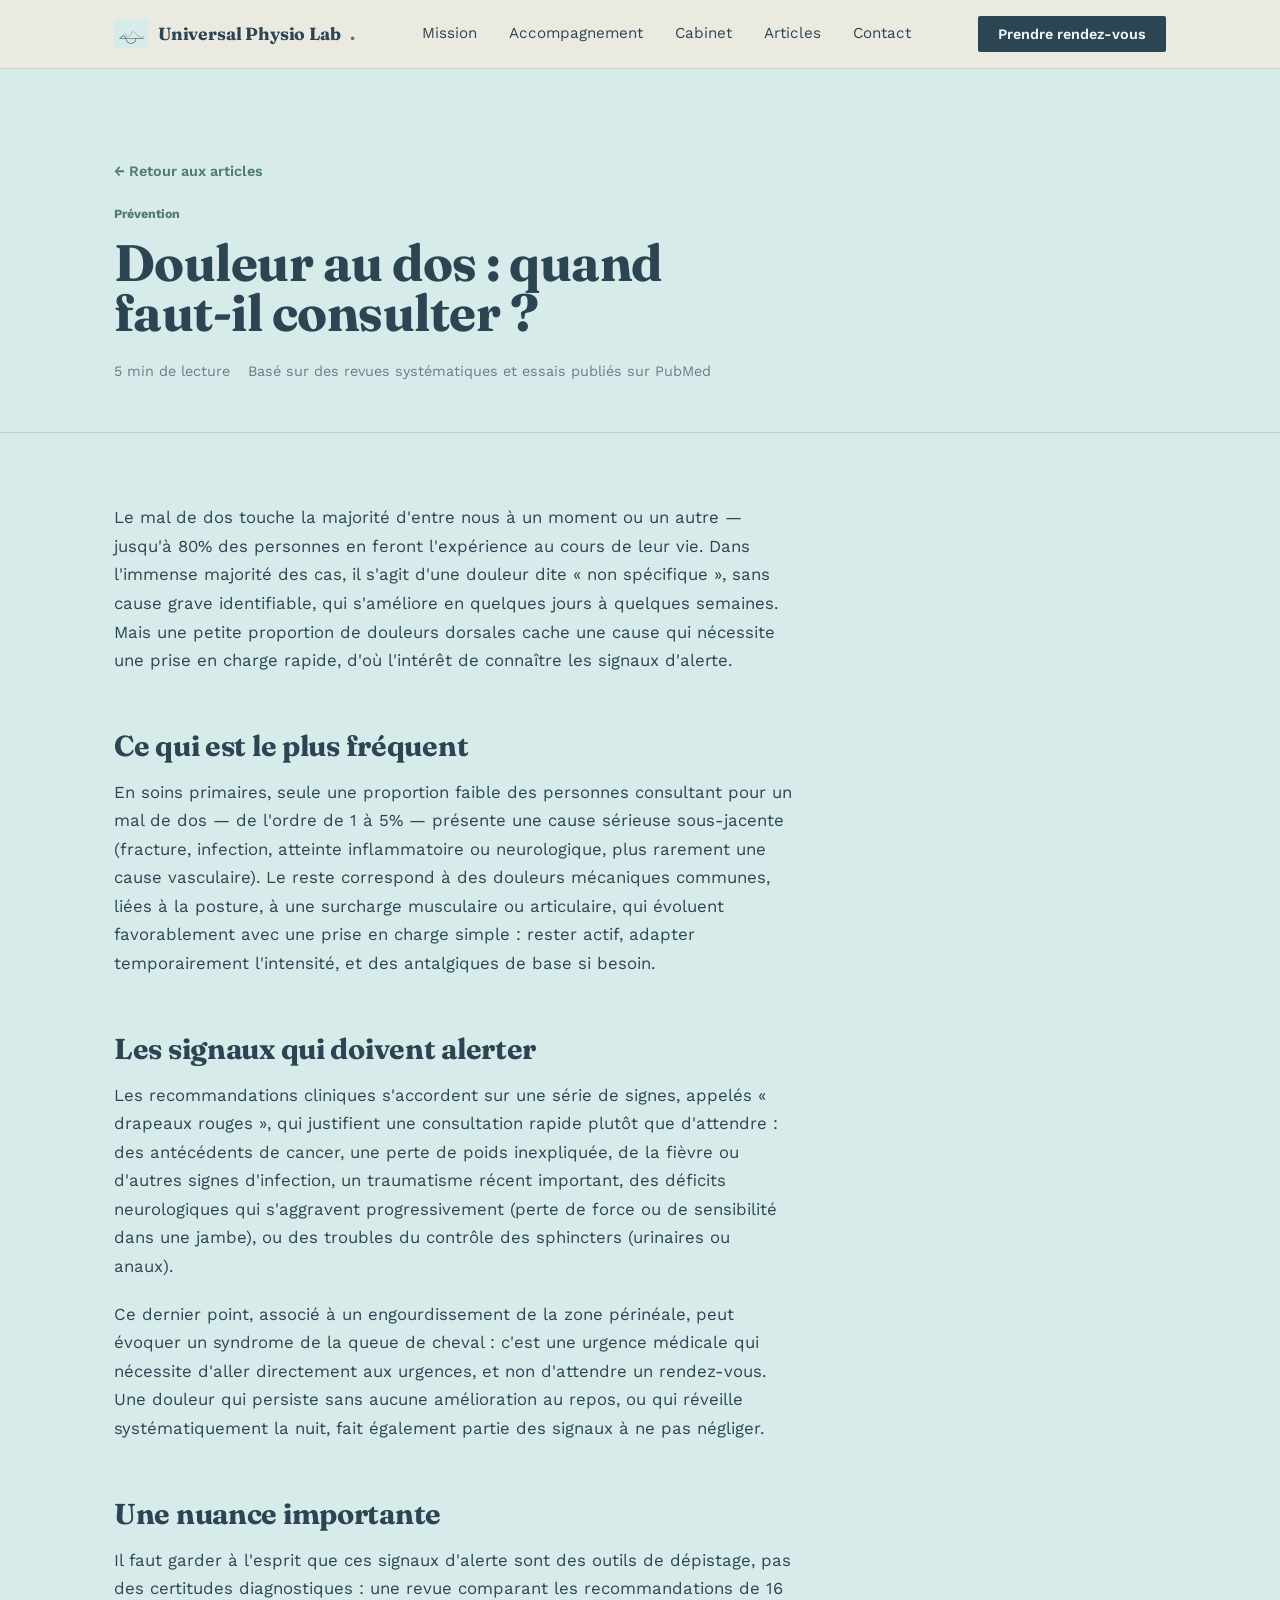
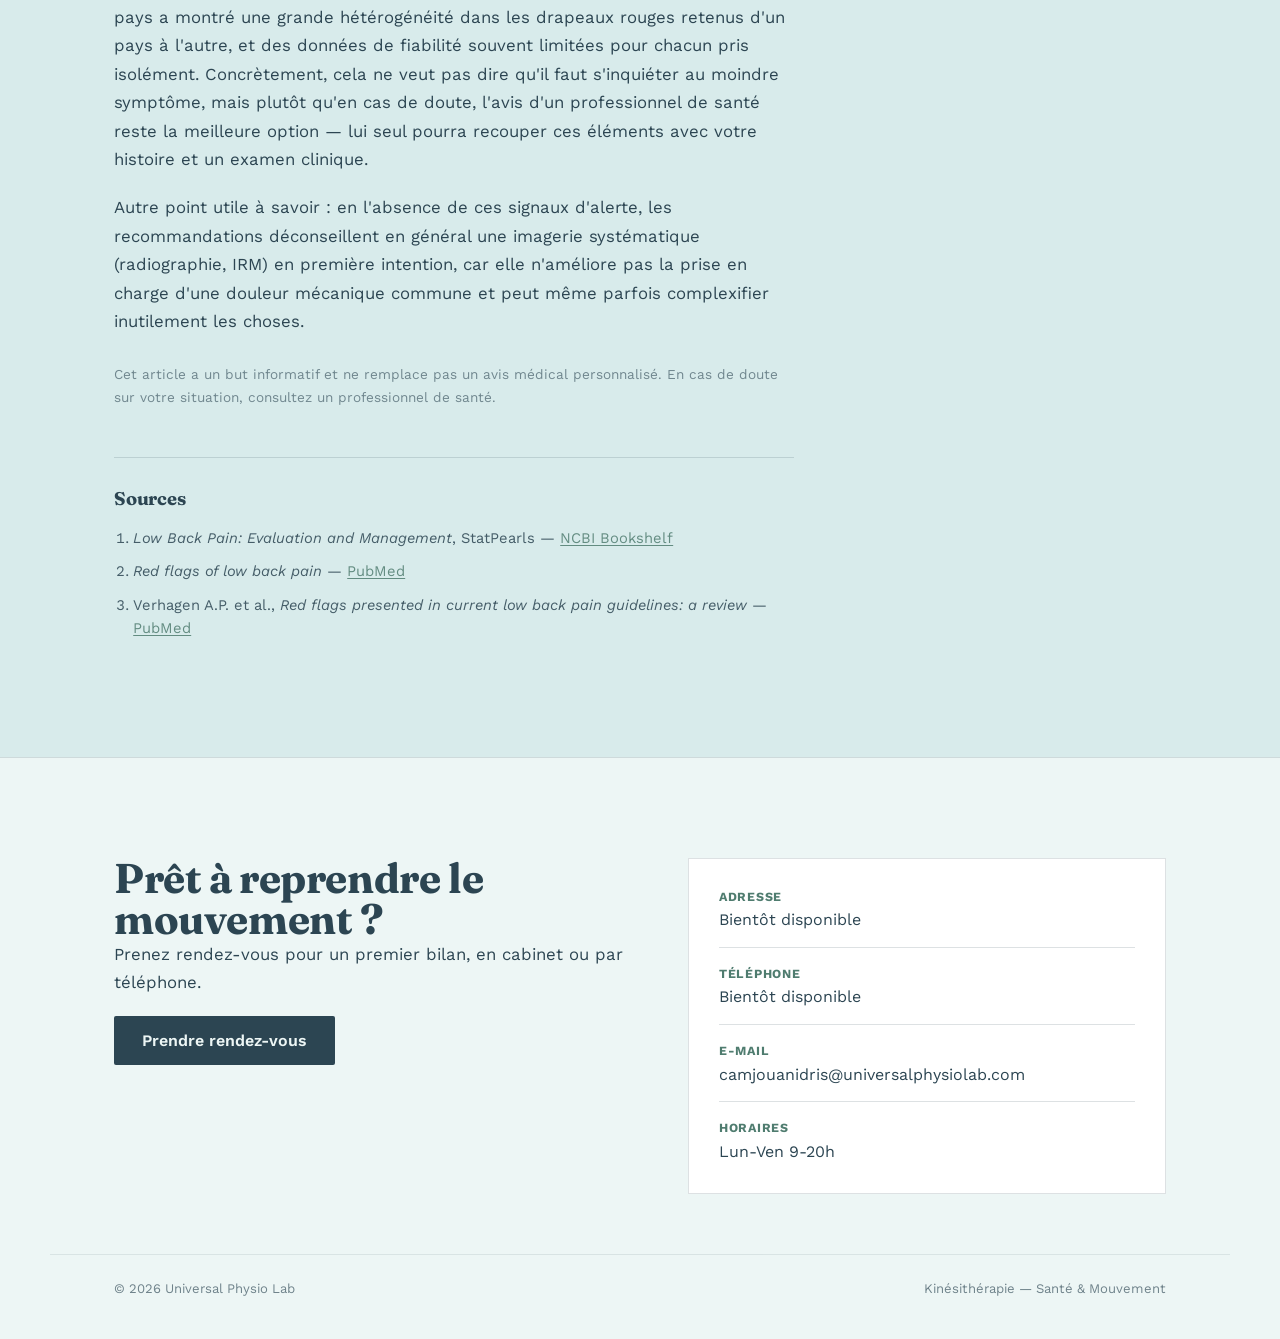
<file: mal-de-dos.html>
<!DOCTYPE html>
<html lang="fr">
<head>
<meta charset="UTF-8">
<meta name="viewport" content="width=device-width, initial-scale=1.0">
<title>Douleur au dos : quand faut-il consulter ? — Universal Physio Lab</title>
<meta name="description" content="Le mal de dos touche la majorité d'entre nous à un moment ou un autre — jusqu'à 80% des personnes en feront l'expérience au cours de leur vie. Dans l'">
<link rel="preconnect" href="https://fonts.googleapis.com">
<link rel="preconnect" href="https://fonts.gstatic.com" crossorigin>
<link href="https://fonts.googleapis.com/css2?family=Fraunces:ital,opsz,wght@0,9..144,500;0,9..144,700;1,9..144,600&family=Work+Sans:ital,wght@0,400;0,500;0,600;0,700;1,400&display=swap" rel="stylesheet">
<link rel="icon" type="image/svg+xml" href="logo.svg">
<link rel="stylesheet" href="style.css">
</head>
<body>

<nav class="nav">
  <div class="wrap nav-inner">
    <div class="logo"><img src="logo.svg" alt="Universal Physio Lab"> Universal Physio Lab<span class="dot">.</span></div>
    <ul class="nav-links" id="navLinks">
      <li><a href="index.html#mission">Mission</a></li>
      <li><a href="index.html#accompagnement">Accompagnement</a></li>
      <li><a href="index.html#cabinet">Cabinet</a></li>
      <li><a href="index.html#articles">Articles</a></li>
      <li><a href="index.html#contact">Contact</a></li>
    </ul>
    <button class="nav-cta">Prendre rendez-vous</button>
    <button class="nav-toggle" id="navToggle" aria-label="Ouvrir le menu" aria-expanded="false">
      <span></span><span></span><span></span>
    </button>
  </div>
</nav>

<header class="article-hero">
  <div class="wrap">
    <a href="index.html#articles" class="back-link">&larr; Retour aux articles</a>
    <span class="article-tag">Prévention</span>
    <h1>Douleur au dos : quand faut-il consulter ?</h1>
    <div class="article-meta-row">
      <span>5 min de lecture</span>
      <span>Basé sur des revues systématiques et essais publiés sur PubMed</span>
    </div>
  </div>
</header>

<section class="article-body">
  <div class="wrap">
    <div class="prose">
      <p>Le mal de dos touche la majorité d'entre nous à un moment ou un autre — jusqu'à 80% des personnes en feront l'expérience au cours de leur vie. Dans l'immense majorité des cas, il s'agit d'une douleur dite « non spécifique », sans cause grave identifiable, qui s'améliore en quelques jours à quelques semaines. Mais une petite proportion de douleurs dorsales cache une cause qui nécessite une prise en charge rapide, d'où l'intérêt de connaître les signaux d'alerte.</p>
      <h2>Ce qui est le plus fréquent</h2>
      <p>En soins primaires, seule une proportion faible des personnes consultant pour un mal de dos — de l'ordre de 1 à 5% — présente une cause sérieuse sous-jacente (fracture, infection, atteinte inflammatoire ou neurologique, plus rarement une cause vasculaire). Le reste correspond à des douleurs mécaniques communes, liées à la posture, à une surcharge musculaire ou articulaire, qui évoluent favorablement avec une prise en charge simple : rester actif, adapter temporairement l'intensité, et des antalgiques de base si besoin.</p>
      <h2>Les signaux qui doivent alerter</h2>
      <p>Les recommandations cliniques s'accordent sur une série de signes, appelés « drapeaux rouges », qui justifient une consultation rapide plutôt que d'attendre : des antécédents de cancer, une perte de poids inexpliquée, de la fièvre ou d'autres signes d'infection, un traumatisme récent important, des déficits neurologiques qui s'aggravent progressivement (perte de force ou de sensibilité dans une jambe), ou des troubles du contrôle des sphincters (urinaires ou anaux).</p>
      <p>Ce dernier point, associé à un engourdissement de la zone périnéale, peut évoquer un syndrome de la queue de cheval : c'est une urgence médicale qui nécessite d'aller directement aux urgences, et non d'attendre un rendez-vous. Une douleur qui persiste sans aucune amélioration au repos, ou qui réveille systématiquement la nuit, fait également partie des signaux à ne pas négliger.</p>
      <h2>Une nuance importante</h2>
      <p>Il faut garder à l'esprit que ces signaux d'alerte sont des outils de dépistage, pas des certitudes diagnostiques : une revue comparant les recommandations de 16 pays a montré une grande hétérogénéité dans les drapeaux rouges retenus d'un pays à l'autre, et des données de fiabilité souvent limitées pour chacun pris isolément. Concrètement, cela ne veut pas dire qu'il faut s'inquiéter au moindre symptôme, mais plutôt qu'en cas de doute, l'avis d'un professionnel de santé reste la meilleure option — lui seul pourra recouper ces éléments avec votre histoire et un examen clinique.</p>
      <p>Autre point utile à savoir : en l'absence de ces signaux d'alerte, les recommandations déconseillent en général une imagerie systématique (radiographie, IRM) en première intention, car elle n'améliore pas la prise en charge d'une douleur mécanique commune et peut même parfois complexifier inutilement les choses.</p>
      <p class="article-disclaimer">Cet article a un but informatif et ne remplace pas un avis médical personnalisé. En cas de doute sur votre situation, consultez un professionnel de santé.</p>
    </div>

    <div class="sources">
      <h2>Sources</h2>
      <ol>
        <li><em>Low Back Pain: Evaluation and Management</em>, StatPearls — <a href="https://www.ncbi.nlm.nih.gov/books/NBK538173/" target="_blank" rel="noopener">NCBI Bookshelf</a></li>
        <li><em>Red flags of low back pain</em> — <a href="https://pubmed.ncbi.nlm.nih.gov/32740106/" target="_blank" rel="noopener">PubMed</a></li>
        <li>Verhagen A.P. et al., <em>Red flags presented in current low back pain guidelines: a review</em> — <a href="https://pubmed.ncbi.nlm.nih.gov/27376890/" target="_blank" rel="noopener">PubMed</a></li>
      </ol>
    </div>
  </div>
</section>

<section class="contact" id="contact">
  <div class="wrap contact-grid">
    <div>
      <h2>Prêt à reprendre le mouvement ?</h2>
      <p>Prenez rendez-vous pour un premier bilan, en cabinet ou par téléphone.</p>
      <button class="btn-primary">Prendre rendez-vous</button>
    </div>
      <ul class="contact-info">
  <li><b>Adresse</b>Bientôt disponible</li>
  <li><b>Téléphone</b>Bientôt disponible</li>
  <li><b>E-mail</b>camjouanidris@universalphysiolab.com</li>
  <li><b>Horaires</b>Lun-Ven 9-20h</li>
</ul>
  </div>
  <div class="wrap footer-bottom">
    <span>© 2026 Universal Physio Lab</span>
    <span>Kinésithérapie — Santé & Mouvement</span>
  </div>
</section>

<script>
  const navToggle = document.getElementById('navToggle');
  const navLinks = document.getElementById('navLinks');
  navToggle.addEventListener('click', () => {
    const isOpen = navLinks.classList.toggle('open');
    navToggle.setAttribute('aria-expanded', isOpen);
  });
  navLinks.querySelectorAll('a').forEach(a => a.addEventListener('click', () => {
    navLinks.classList.remove('open');
    navToggle.setAttribute('aria-expanded', 'false');
  }));
</script>

</body>
</html>
</file>
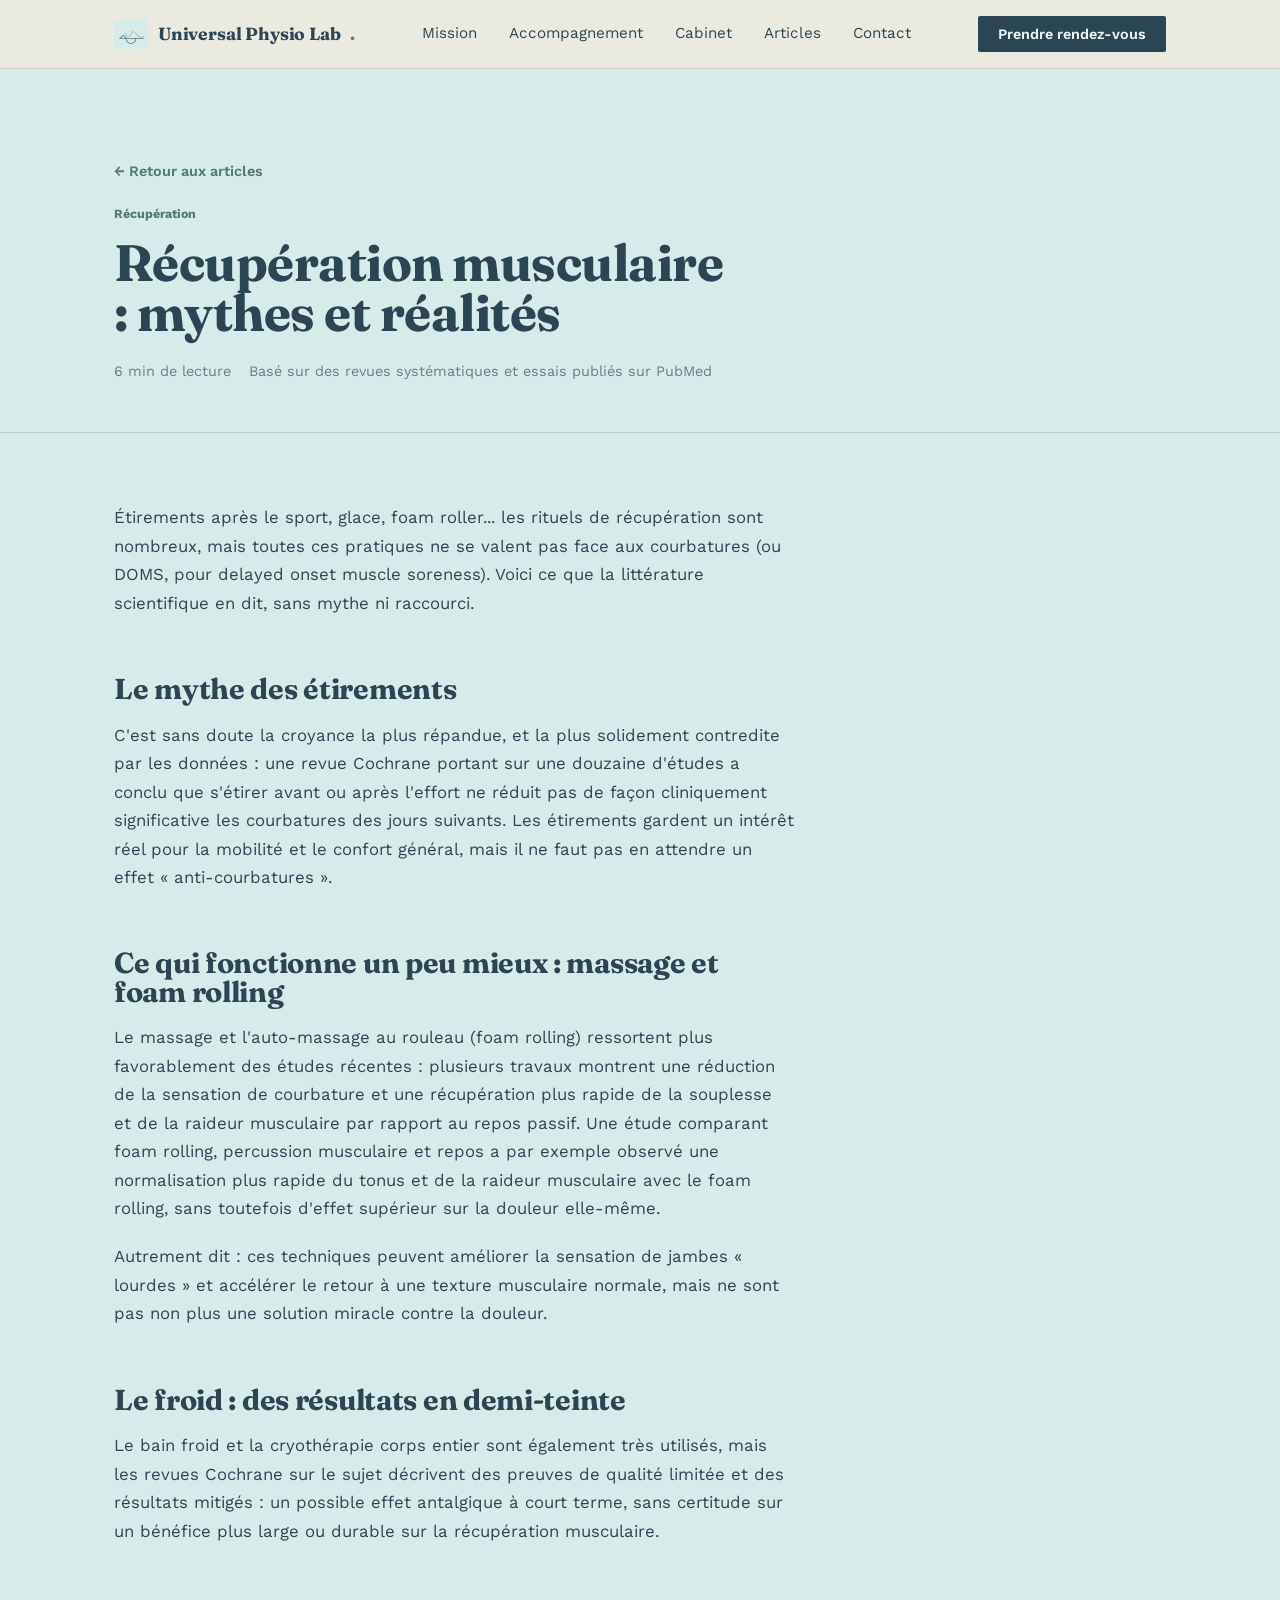
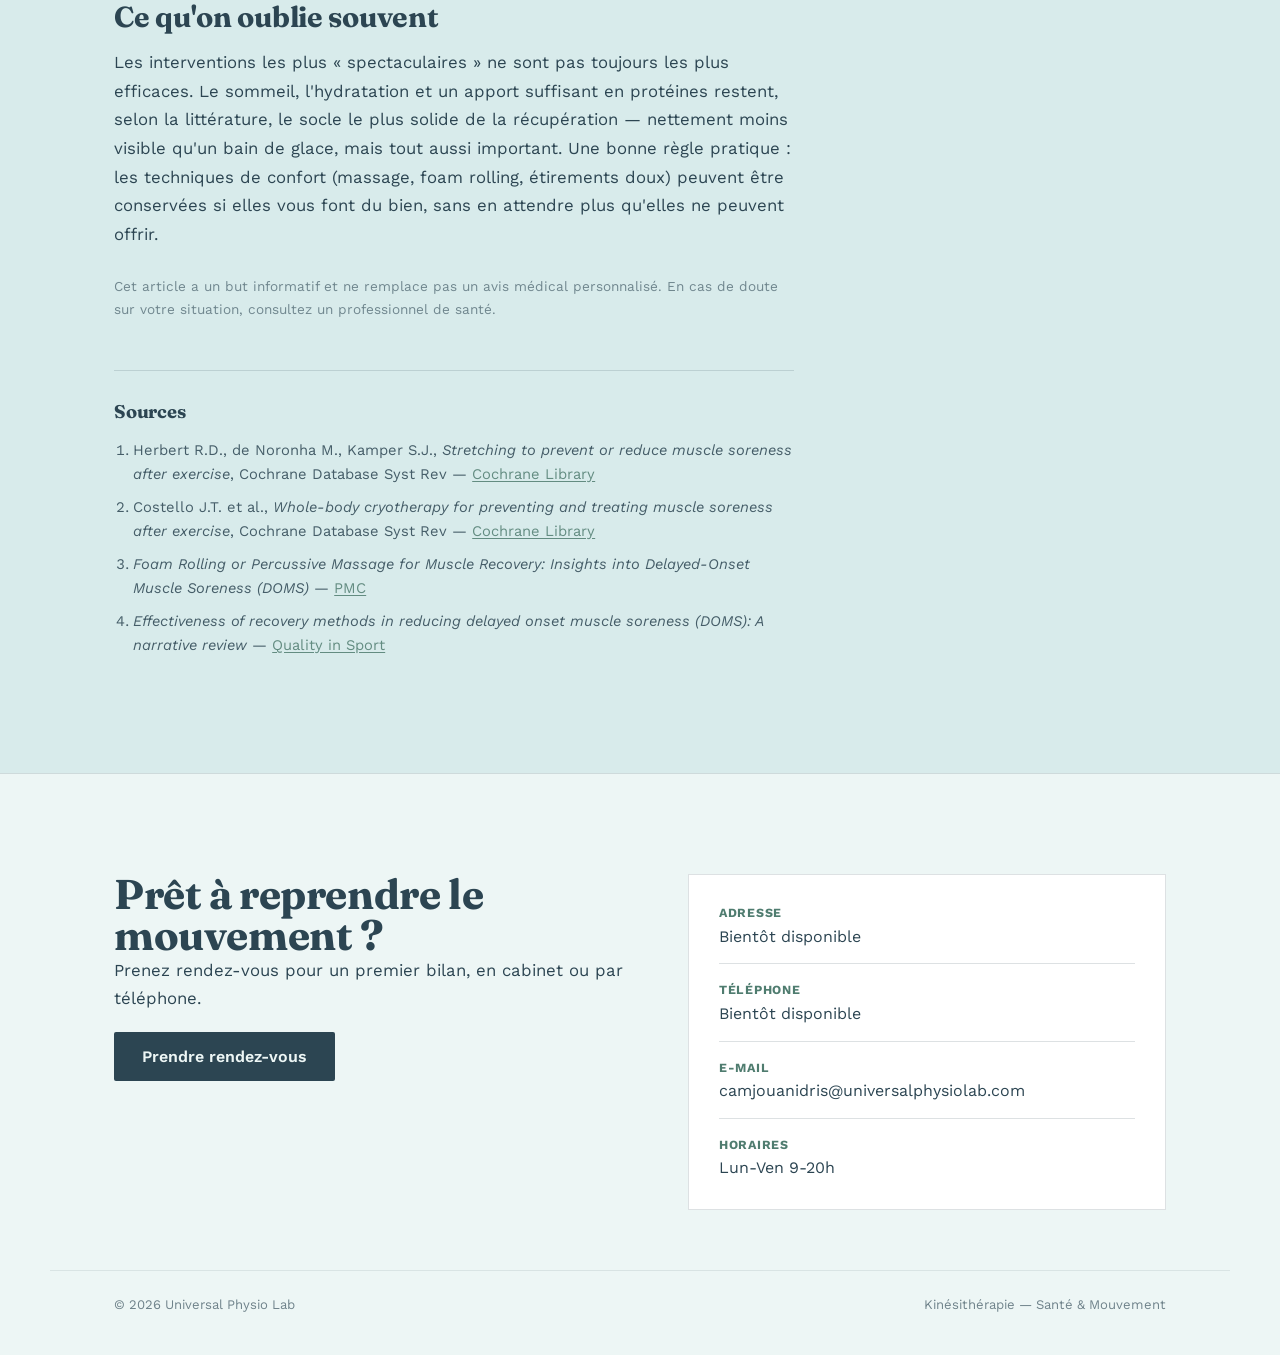
<file: recuperation-musculaire.html>
<!DOCTYPE html>
<html lang="fr">
<head>
<meta charset="UTF-8">
<meta name="viewport" content="width=device-width, initial-scale=1.0">
<title>Récupération musculaire : mythes et réalités — Universal Physio Lab</title>
<meta name="description" content="Étirements après le sport, glace, foam roller... les rituels de récupération sont nombreux, mais toutes ces pratiques ne se valent pas face aux courba">
<link rel="preconnect" href="https://fonts.googleapis.com">
<link rel="preconnect" href="https://fonts.gstatic.com" crossorigin>
<link href="https://fonts.googleapis.com/css2?family=Fraunces:ital,opsz,wght@0,9..144,500;0,9..144,700;1,9..144,600&family=Work+Sans:ital,wght@0,400;0,500;0,600;0,700;1,400&display=swap" rel="stylesheet">
<link rel="icon" type="image/svg+xml" href="logo.svg">
<link rel="stylesheet" href="style.css">
</head>
<body>

<nav class="nav">
  <div class="wrap nav-inner">
    <div class="logo"><img src="logo.svg" alt="Universal Physio Lab"> Universal Physio Lab<span class="dot">.</span></div>
    <ul class="nav-links" id="navLinks">
      <li><a href="index.html#mission">Mission</a></li>
      <li><a href="index.html#accompagnement">Accompagnement</a></li>
      <li><a href="index.html#cabinet">Cabinet</a></li>
      <li><a href="index.html#articles">Articles</a></li>
      <li><a href="index.html#contact">Contact</a></li>
    </ul>
    <button class="nav-cta">Prendre rendez-vous</button>
    <button class="nav-toggle" id="navToggle" aria-label="Ouvrir le menu" aria-expanded="false">
      <span></span><span></span><span></span>
    </button>
  </div>
</nav>

<header class="article-hero">
  <div class="wrap">
    <a href="index.html#articles" class="back-link">&larr; Retour aux articles</a>
    <span class="article-tag">Récupération</span>
    <h1>Récupération musculaire : mythes et réalités</h1>
    <div class="article-meta-row">
      <span>6 min de lecture</span>
      <span>Basé sur des revues systématiques et essais publiés sur PubMed</span>
    </div>
  </div>
</header>

<section class="article-body">
  <div class="wrap">
    <div class="prose">
      <p>Étirements après le sport, glace, foam roller... les rituels de récupération sont nombreux, mais toutes ces pratiques ne se valent pas face aux courbatures (ou DOMS, pour delayed onset muscle soreness). Voici ce que la littérature scientifique en dit, sans mythe ni raccourci.</p>
      <h2>Le mythe des étirements</h2>
      <p>C'est sans doute la croyance la plus répandue, et la plus solidement contredite par les données : une revue Cochrane portant sur une douzaine d'études a conclu que s'étirer avant ou après l'effort ne réduit pas de façon cliniquement significative les courbatures des jours suivants. Les étirements gardent un intérêt réel pour la mobilité et le confort général, mais il ne faut pas en attendre un effet « anti-courbatures ».</p>
      <h2>Ce qui fonctionne un peu mieux : massage et foam rolling</h2>
      <p>Le massage et l'auto-massage au rouleau (foam rolling) ressortent plus favorablement des études récentes : plusieurs travaux montrent une réduction de la sensation de courbature et une récupération plus rapide de la souplesse et de la raideur musculaire par rapport au repos passif. Une étude comparant foam rolling, percussion musculaire et repos a par exemple observé une normalisation plus rapide du tonus et de la raideur musculaire avec le foam rolling, sans toutefois d'effet supérieur sur la douleur elle-même.</p>
      <p>Autrement dit : ces techniques peuvent améliorer la sensation de jambes « lourdes » et accélérer le retour à une texture musculaire normale, mais ne sont pas non plus une solution miracle contre la douleur.</p>
      <h2>Le froid : des résultats en demi-teinte</h2>
      <p>Le bain froid et la cryothérapie corps entier sont également très utilisés, mais les revues Cochrane sur le sujet décrivent des preuves de qualité limitée et des résultats mitigés : un possible effet antalgique à court terme, sans certitude sur un bénéfice plus large ou durable sur la récupération musculaire.</p>
      <h2>Ce qu'on oublie souvent</h2>
      <p>Les interventions les plus « spectaculaires » ne sont pas toujours les plus efficaces. Le sommeil, l'hydratation et un apport suffisant en protéines restent, selon la littérature, le socle le plus solide de la récupération — nettement moins visible qu'un bain de glace, mais tout aussi important. Une bonne règle pratique : les techniques de confort (massage, foam rolling, étirements doux) peuvent être conservées si elles vous font du bien, sans en attendre plus qu'elles ne peuvent offrir.</p>
      <p class="article-disclaimer">Cet article a un but informatif et ne remplace pas un avis médical personnalisé. En cas de doute sur votre situation, consultez un professionnel de santé.</p>
    </div>

    <div class="sources">
      <h2>Sources</h2>
      <ol>
        <li>Herbert R.D., de Noronha M., Kamper S.J., <em>Stretching to prevent or reduce muscle soreness after exercise</em>, Cochrane Database Syst Rev — <a href="https://doi.org/10.1002/14651858.CD004577.pub3" target="_blank" rel="noopener">Cochrane Library</a></li>
        <li>Costello J.T. et al., <em>Whole-body cryotherapy for preventing and treating muscle soreness after exercise</em>, Cochrane Database Syst Rev — <a href="https://doi.org/10.1002/14651858.CD010789.pub2" target="_blank" rel="noopener">Cochrane Library</a></li>
        <li><em>Foam Rolling or Percussive Massage for Muscle Recovery: Insights into Delayed-Onset Muscle Soreness (DOMS)</em> — <a href="https://www.ncbi.nlm.nih.gov/pmc/articles/PMC12286022/" target="_blank" rel="noopener">PMC</a></li>
        <li><em>Effectiveness of recovery methods in reducing delayed onset muscle soreness (DOMS): A narrative review</em> — <a href="https://apcz.umk.pl/QS/article/view/66860" target="_blank" rel="noopener">Quality in Sport</a></li>
      </ol>
    </div>
  </div>
</section>

<section class="contact" id="contact">
  <div class="wrap contact-grid">
    <div>
      <h2>Prêt à reprendre le mouvement ?</h2>
      <p>Prenez rendez-vous pour un premier bilan, en cabinet ou par téléphone.</p>
      <button class="btn-primary">Prendre rendez-vous</button>
    </div>
    <ul class="contact-info">
  <li><b>Adresse</b>Bientôt disponible</li>
  <li><b>Téléphone</b>Bientôt disponible</li>
  <li><b>E-mail</b>camjouanidris@universalphysiolab.com</li>
  <li><b>Horaires</b>Lun-Ven 9-20h</li>
</ul>
  </div>
  <div class="wrap footer-bottom">
    <span>© 2026 Universal Physio Lab</span>
    <span>Kinésithérapie — Santé & Mouvement</span>
  </div>
</section>

<script>
  const navToggle = document.getElementById('navToggle');
  const navLinks = document.getElementById('navLinks');
  navToggle.addEventListener('click', () => {
    const isOpen = navLinks.classList.toggle('open');
    navToggle.setAttribute('aria-expanded', isOpen);
  });
  navLinks.querySelectorAll('a').forEach(a => a.addEventListener('click', () => {
    navLinks.classList.remove('open');
    navToggle.setAttribute('aria-expanded', 'false');
  }));
</script>

</body>
</html>
</file>
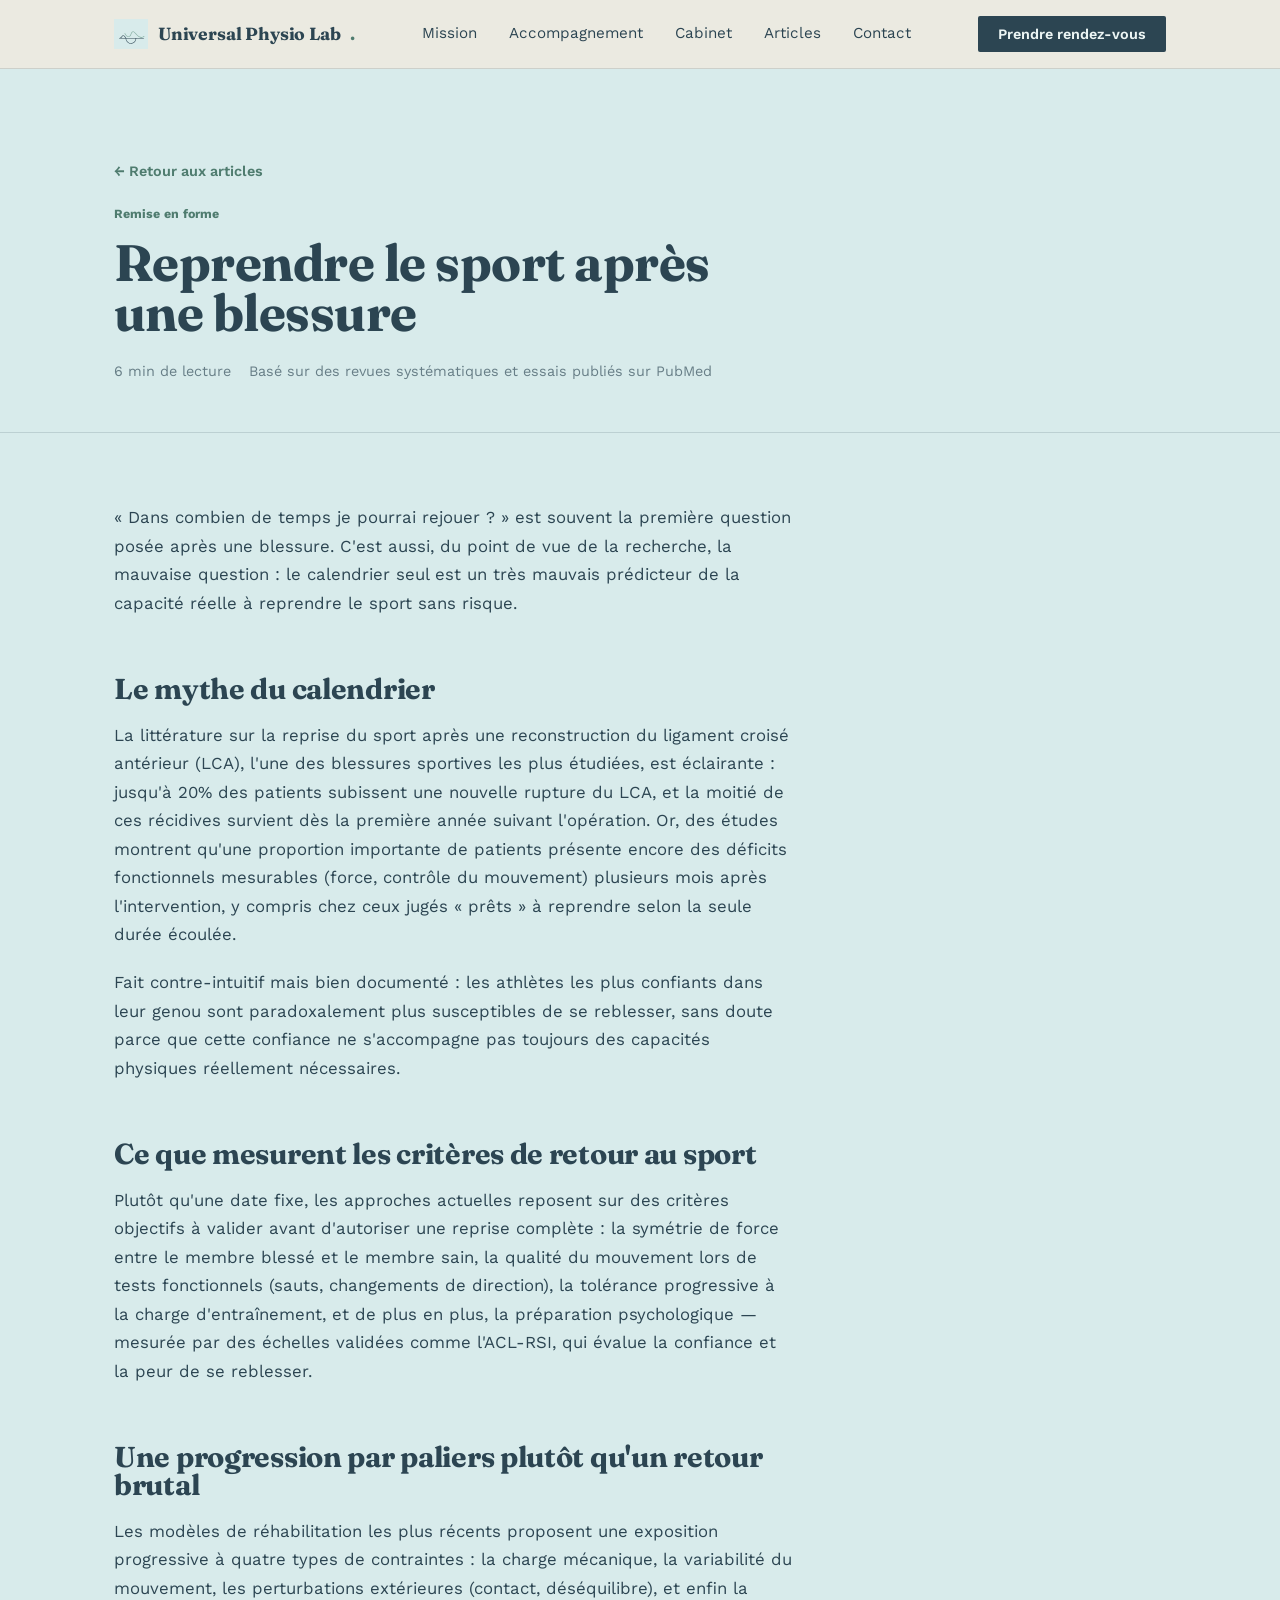
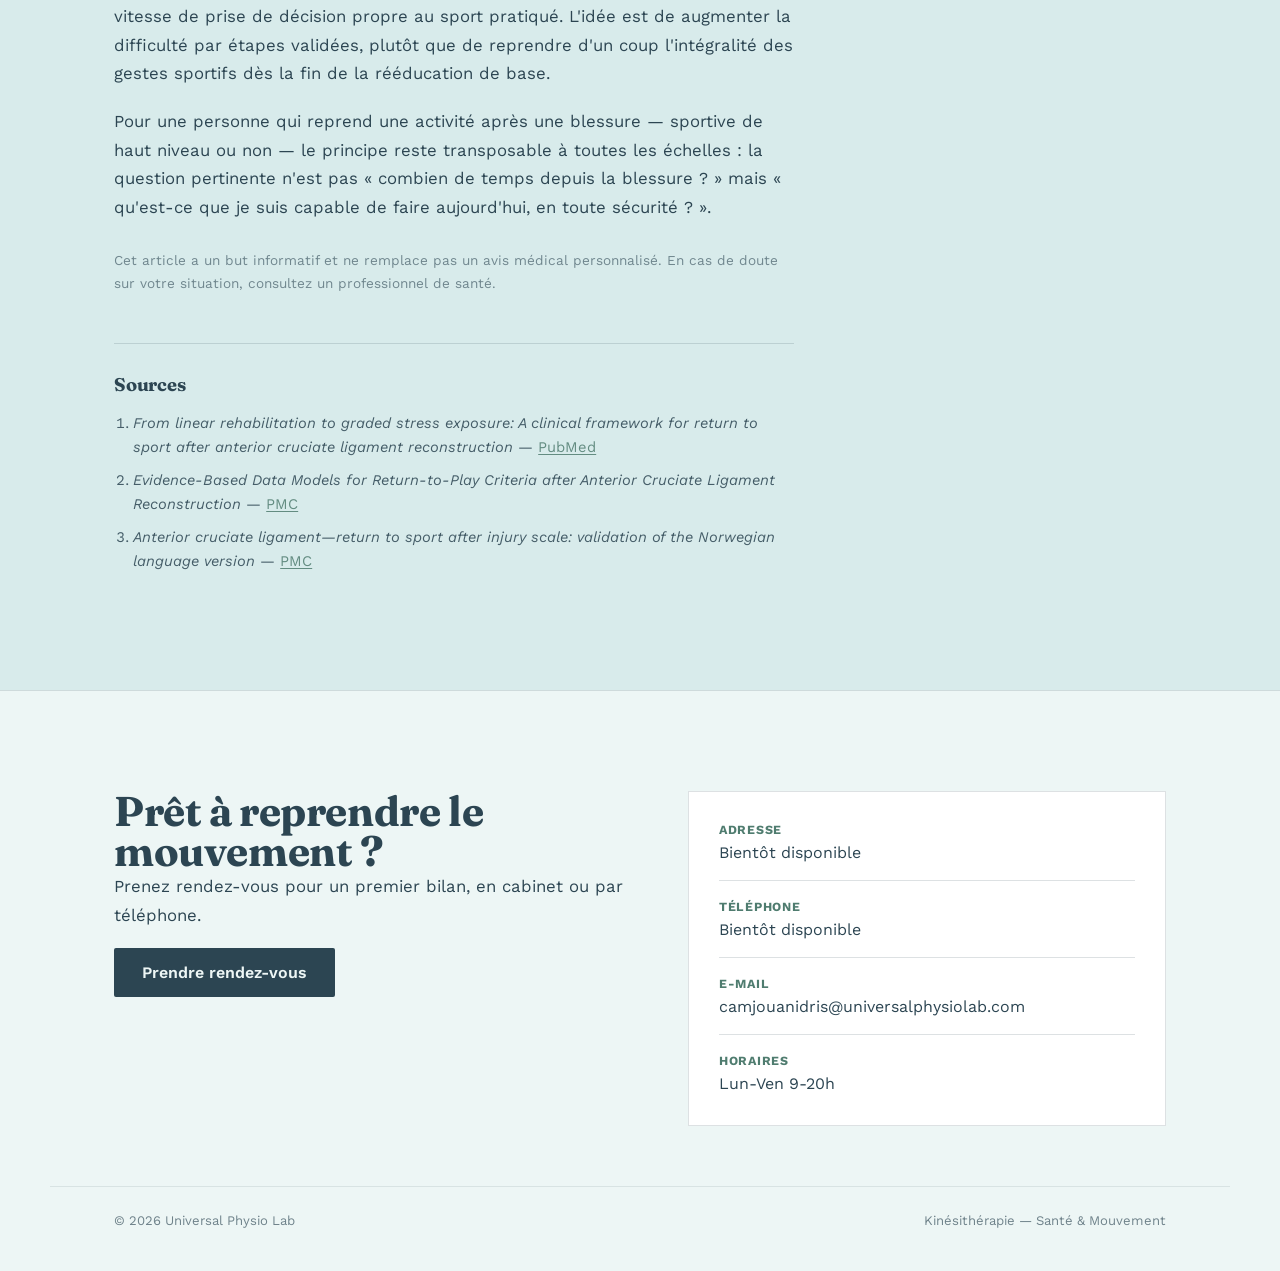
<file: reprise-sport.html>
<!DOCTYPE html>
<html lang="fr">
<head>
<meta charset="UTF-8">
<meta name="viewport" content="width=device-width, initial-scale=1.0">
<title>Reprendre le sport après une blessure — Universal Physio Lab</title>
<meta name="description" content="« Dans combien de temps je pourrai rejouer ? » est souvent la première question posée après une blessure. C'est aussi, du point de vue de la recherche">
<link rel="preconnect" href="https://fonts.googleapis.com">
<link rel="preconnect" href="https://fonts.gstatic.com" crossorigin>
<link href="https://fonts.googleapis.com/css2?family=Fraunces:ital,opsz,wght@0,9..144,500;0,9..144,700;1,9..144,600&family=Work+Sans:ital,wght@0,400;0,500;0,600;0,700;1,400&display=swap" rel="stylesheet">
<link rel="icon" type="image/svg+xml" href="logo.svg">
<link rel="stylesheet" href="style.css">
</head>
<body>

<nav class="nav">
  <div class="wrap nav-inner">
    <div class="logo"><img src="logo.svg" alt="Universal Physio Lab"> Universal Physio Lab<span class="dot">.</span></div>
    <ul class="nav-links" id="navLinks">
      <li><a href="index.html#mission">Mission</a></li>
      <li><a href="index.html#accompagnement">Accompagnement</a></li>
      <li><a href="index.html#cabinet">Cabinet</a></li>
      <li><a href="index.html#articles">Articles</a></li>
      <li><a href="index.html#contact">Contact</a></li>
    </ul>
    <button class="nav-cta">Prendre rendez-vous</button>
    <button class="nav-toggle" id="navToggle" aria-label="Ouvrir le menu" aria-expanded="false">
      <span></span><span></span><span></span>
    </button>
  </div>
</nav>

<header class="article-hero">
  <div class="wrap">
    <a href="index.html#articles" class="back-link">&larr; Retour aux articles</a>
    <span class="article-tag">Remise en forme</span>
    <h1>Reprendre le sport après une blessure</h1>
    <div class="article-meta-row">
      <span>6 min de lecture</span>
      <span>Basé sur des revues systématiques et essais publiés sur PubMed</span>
    </div>
  </div>
</header>

<section class="article-body">
  <div class="wrap">
    <div class="prose">
      <p>« Dans combien de temps je pourrai rejouer ? » est souvent la première question posée après une blessure. C'est aussi, du point de vue de la recherche, la mauvaise question : le calendrier seul est un très mauvais prédicteur de la capacité réelle à reprendre le sport sans risque.</p>
      <h2>Le mythe du calendrier</h2>
      <p>La littérature sur la reprise du sport après une reconstruction du ligament croisé antérieur (LCA), l'une des blessures sportives les plus étudiées, est éclairante : jusqu'à 20% des patients subissent une nouvelle rupture du LCA, et la moitié de ces récidives survient dès la première année suivant l'opération. Or, des études montrent qu'une proportion importante de patients présente encore des déficits fonctionnels mesurables (force, contrôle du mouvement) plusieurs mois après l'intervention, y compris chez ceux jugés « prêts » à reprendre selon la seule durée écoulée.</p>
      <p>Fait contre-intuitif mais bien documenté : les athlètes les plus confiants dans leur genou sont paradoxalement plus susceptibles de se reblesser, sans doute parce que cette confiance ne s'accompagne pas toujours des capacités physiques réellement nécessaires.</p>
      <h2>Ce que mesurent les critères de retour au sport</h2>
      <p>Plutôt qu'une date fixe, les approches actuelles reposent sur des critères objectifs à valider avant d'autoriser une reprise complète : la symétrie de force entre le membre blessé et le membre sain, la qualité du mouvement lors de tests fonctionnels (sauts, changements de direction), la tolérance progressive à la charge d'entraînement, et de plus en plus, la préparation psychologique — mesurée par des échelles validées comme l'ACL-RSI, qui évalue la confiance et la peur de se reblesser.</p>
      <h2>Une progression par paliers plutôt qu'un retour brutal</h2>
      <p>Les modèles de réhabilitation les plus récents proposent une exposition progressive à quatre types de contraintes : la charge mécanique, la variabilité du mouvement, les perturbations extérieures (contact, déséquilibre), et enfin la vitesse de prise de décision propre au sport pratiqué. L'idée est de augmenter la difficulté par étapes validées, plutôt que de reprendre d'un coup l'intégralité des gestes sportifs dès la fin de la rééducation de base.</p>
      <p>Pour une personne qui reprend une activité après une blessure — sportive de haut niveau ou non — le principe reste transposable à toutes les échelles : la question pertinente n'est pas « combien de temps depuis la blessure ? » mais « qu'est-ce que je suis capable de faire aujourd'hui, en toute sécurité ? ».</p>
      <p class="article-disclaimer">Cet article a un but informatif et ne remplace pas un avis médical personnalisé. En cas de doute sur votre situation, consultez un professionnel de santé.</p>
    </div>

    <div class="sources">
      <h2>Sources</h2>
      <ol>
        <li><em>From linear rehabilitation to graded stress exposure: A clinical framework for return to sport after anterior cruciate ligament reconstruction</em> — <a href="https://pubmed.ncbi.nlm.nih.gov/42570819/" target="_blank" rel="noopener">PubMed</a></li>
        <li><em>Evidence-Based Data Models for Return-to-Play Criteria after Anterior Cruciate Ligament Reconstruction</em> — <a href="https://www.ncbi.nlm.nih.gov/pmc/articles/PMC9141289/" target="_blank" rel="noopener">PMC</a></li>
        <li><em>Anterior cruciate ligament—return to sport after injury scale: validation of the Norwegian language version</em> — <a href="https://www.ncbi.nlm.nih.gov/pmc/articles/PMC7429529/" target="_blank" rel="noopener">PMC</a></li>
      </ol>
    </div>
  </div>
</section>

<section class="contact" id="contact">
  <div class="wrap contact-grid">
    <div>
      <h2>Prêt à reprendre le mouvement ?</h2>
      <p>Prenez rendez-vous pour un premier bilan, en cabinet ou par téléphone.</p>
      <button class="btn-primary">Prendre rendez-vous</button>
    </div>
   <ul class="contact-info">
  <li><b>Adresse</b>Bientôt disponible</li>
  <li><b>Téléphone</b>Bientôt disponible</li>
  <li><b>E-mail</b>camjouanidris@universalphysiolab.com</li>
  <li><b>Horaires</b>Lun-Ven 9-20h</li>
</ul>
  </div>
  <div class="wrap footer-bottom">
    <span>© 2026 Universal Physio Lab</span>
    <span>Kinésithérapie — Santé & Mouvement</span>
  </div>
</section>

<script>
  const navToggle = document.getElementById('navToggle');
  const navLinks = document.getElementById('navLinks');
  navToggle.addEventListener('click', () => {
    const isOpen = navLinks.classList.toggle('open');
    navToggle.setAttribute('aria-expanded', isOpen);
  });
  navLinks.querySelectorAll('a').forEach(a => a.addEventListener('click', () => {
    navLinks.classList.remove('open');
    navToggle.setAttribute('aria-expanded', 'false');
  }));
</script>

</body>
</html>
</file>
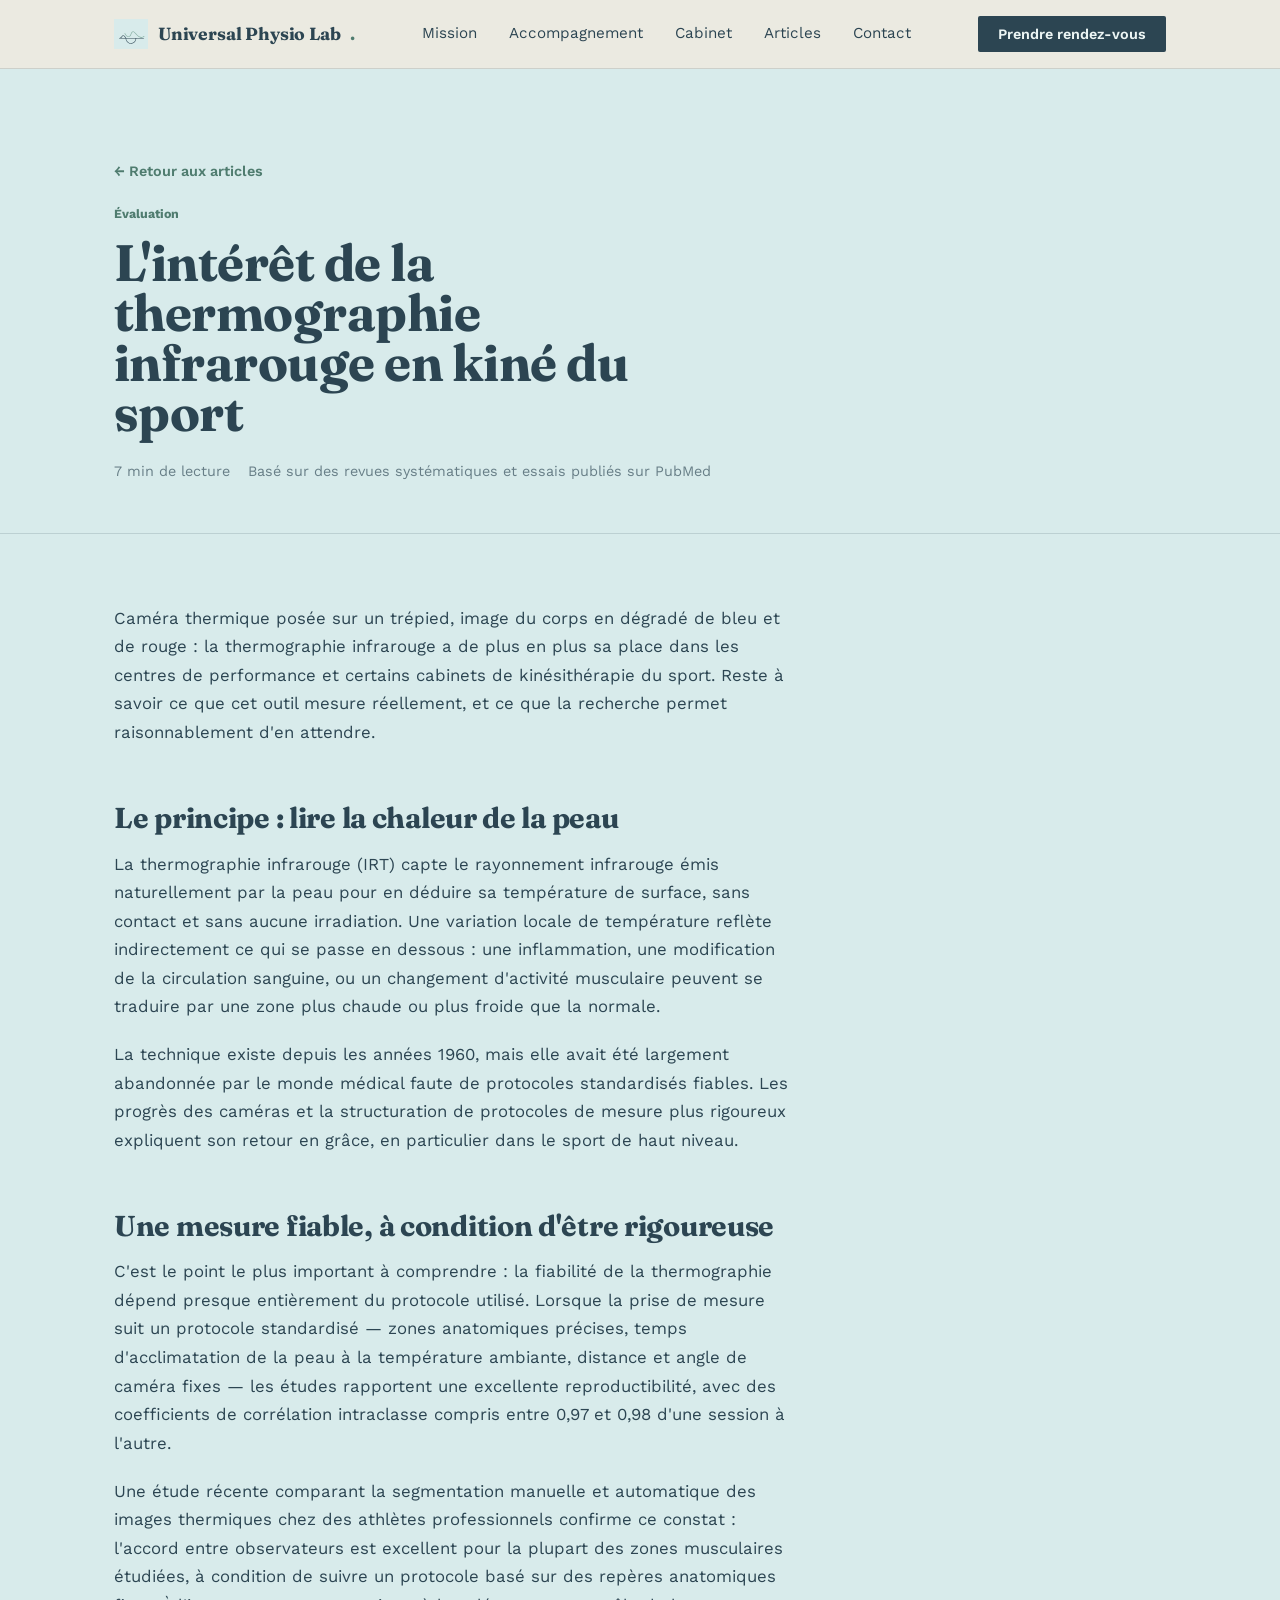
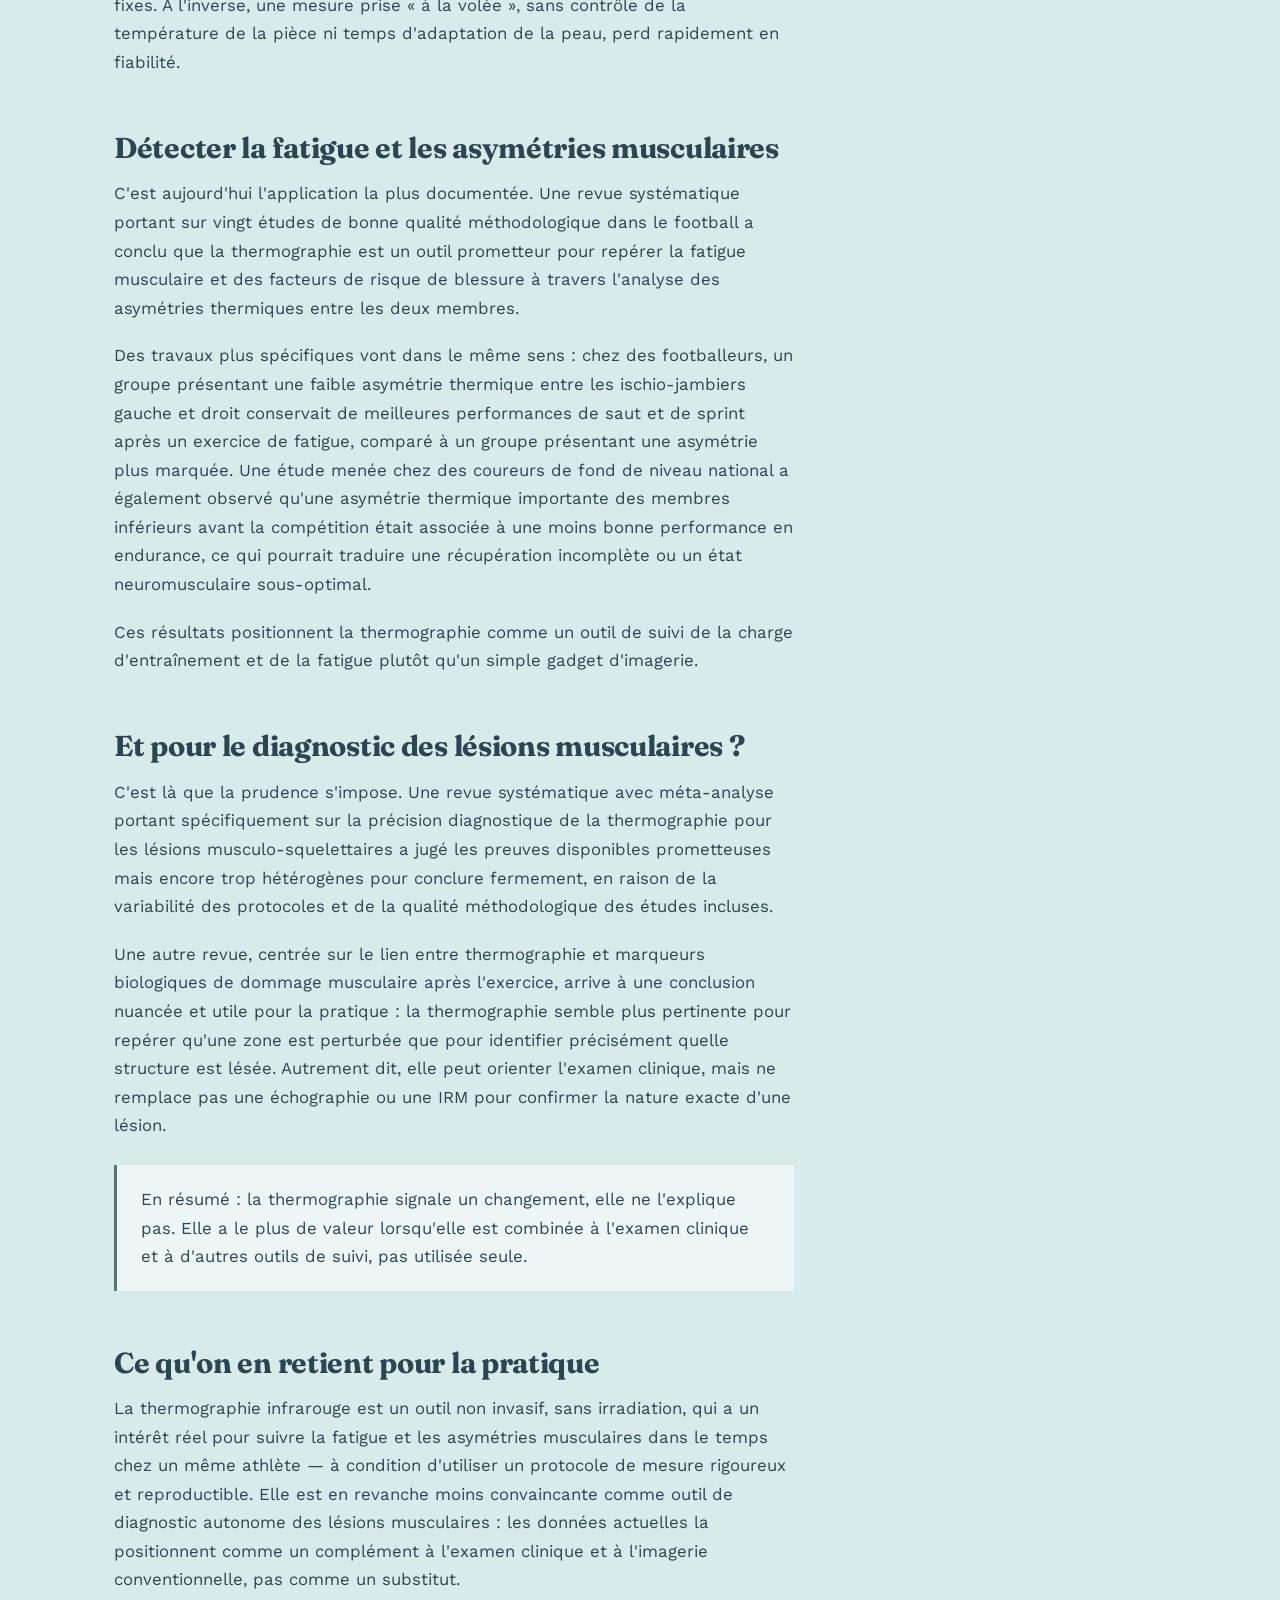
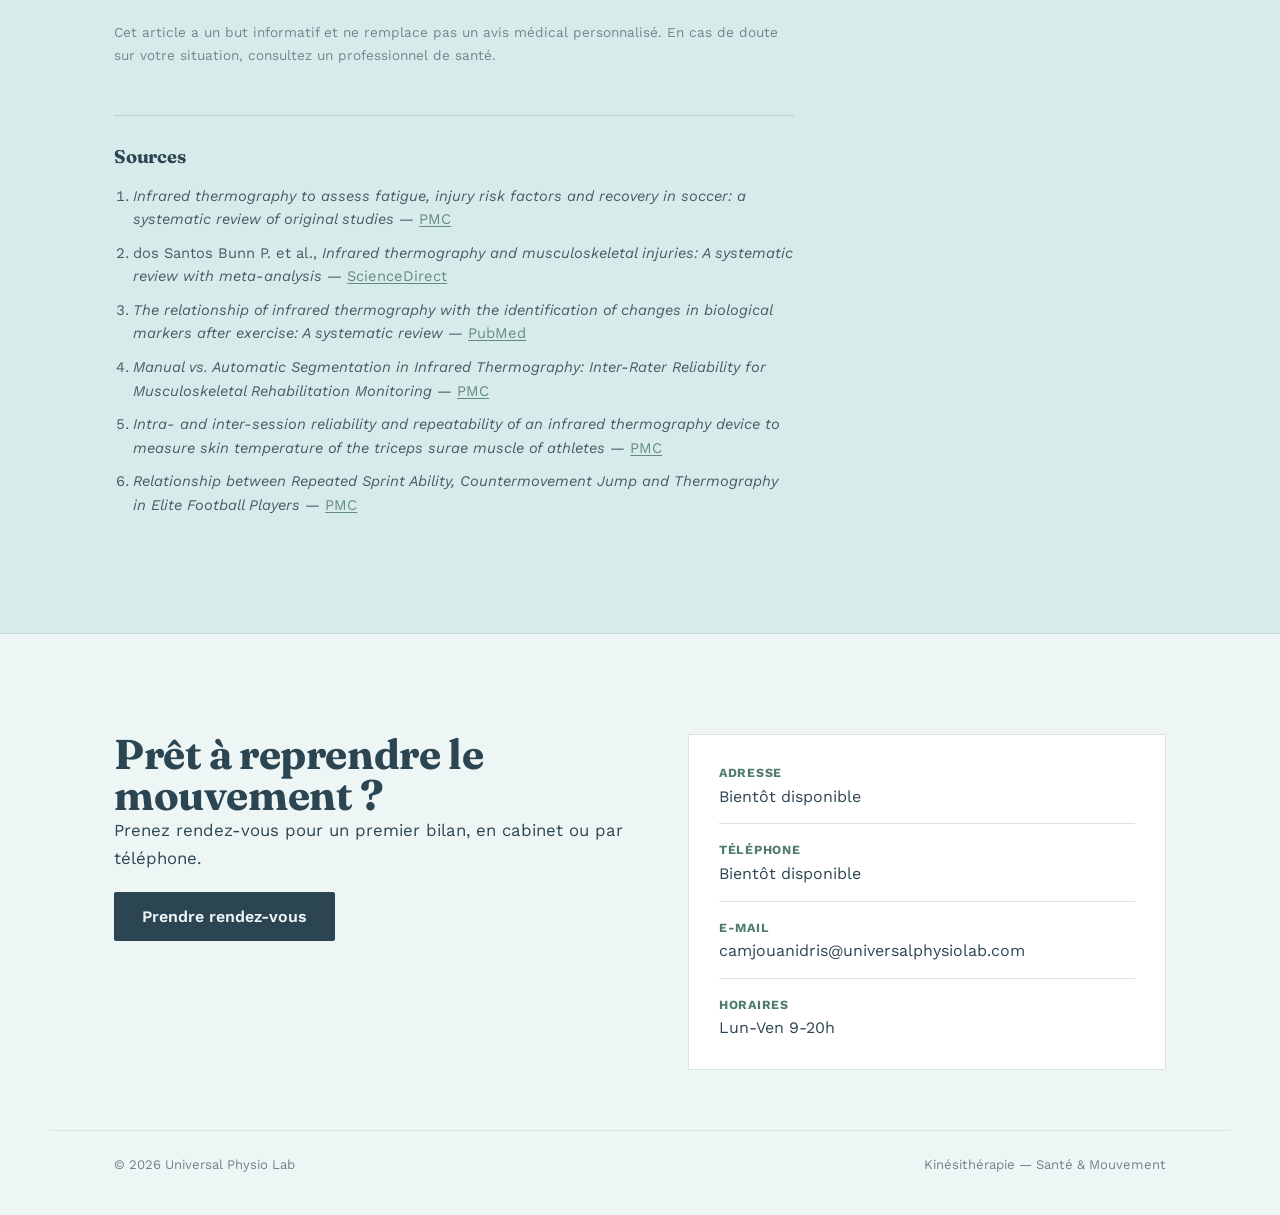
<file: thermographie-infrarouge.html>
<!DOCTYPE html>
<html lang="fr">
<head>
<meta charset="UTF-8">
<meta name="viewport" content="width=device-width, initial-scale=1.0">
<title>L'intérêt de la thermographie infrarouge en kiné du sport — Universal Physio Lab</title>
<meta name="description" content="Que vaut vraiment la thermographie infrarouge pour évaluer la fatigue, les asymétries et le risque de blessure musculaire ? Le point sur les données scientifiques.">
<link rel="preconnect" href="https://fonts.googleapis.com">
<link rel="preconnect" href="https://fonts.gstatic.com" crossorigin>
<link href="https://fonts.googleapis.com/css2?family=Fraunces:ital,opsz,wght@0,9..144,500;0,9..144,700;1,9..144,600&family=Work+Sans:ital,wght@0,400;0,500;0,600;0,700;1,400&display=swap" rel="stylesheet">
<link rel="icon" type="image/svg+xml" href="logo.svg">
<link rel="stylesheet" href="style.css">
</head>
<body>

<nav class="nav">
  <div class="wrap nav-inner">
    <div class="logo"><img src="logo.svg" alt="Universal Physio Lab"> Universal Physio Lab<span class="dot">.</span></div>
    <ul class="nav-links" id="navLinks">
      <li><a href="index.html#mission">Mission</a></li>
      <li><a href="index.html#accompagnement">Accompagnement</a></li>
      <li><a href="index.html#cabinet">Cabinet</a></li>
      <li><a href="index.html#articles">Articles</a></li>
      <li><a href="index.html#contact">Contact</a></li>
    </ul>
    <button class="nav-cta">Prendre rendez-vous</button>
    <button class="nav-toggle" id="navToggle" aria-label="Ouvrir le menu" aria-expanded="false">
      <span></span><span></span><span></span>
    </button>
  </div>
</nav>

<header class="article-hero">
  <div class="wrap">
    <a href="index.html#articles" class="back-link">&larr; Retour aux articles</a>
    <span class="article-tag">Évaluation</span>
    <h1>L'intérêt de la thermographie infrarouge en kiné du sport</h1>
    <div class="article-meta-row">
      <span>7 min de lecture</span>
      <span>Basé sur des revues systématiques et essais publiés sur PubMed</span>
    </div>
  </div>
</header>

<section class="article-body">
  <div class="wrap">
    <div class="prose">
      <p>Caméra thermique posée sur un trépied, image du corps en dégradé de bleu et de rouge : la thermographie infrarouge a de plus en plus sa place dans les centres de performance et certains cabinets de kinésithérapie du sport. Reste à savoir ce que cet outil mesure réellement, et ce que la recherche permet raisonnablement d'en attendre.</p>

      <h2>Le principe : lire la chaleur de la peau</h2>
      <p>La thermographie infrarouge (IRT) capte le rayonnement infrarouge émis naturellement par la peau pour en déduire sa température de surface, sans contact et sans aucune irradiation. Une variation locale de température reflète indirectement ce qui se passe en dessous : une inflammation, une modification de la circulation sanguine, ou un changement d'activité musculaire peuvent se traduire par une zone plus chaude ou plus froide que la normale.</p>
      <p>La technique existe depuis les années 1960, mais elle avait été largement abandonnée par le monde médical faute de protocoles standardisés fiables. Les progrès des caméras et la structuration de protocoles de mesure plus rigoureux expliquent son retour en grâce, en particulier dans le sport de haut niveau.</p>

      <h2>Une mesure fiable, à condition d'être rigoureuse</h2>
      <p>C'est le point le plus important à comprendre : la fiabilité de la thermographie dépend presque entièrement du protocole utilisé. Lorsque la prise de mesure suit un protocole standardisé — zones anatomiques précises, temps d'acclimatation de la peau à la température ambiante, distance et angle de caméra fixes — les études rapportent une excellente reproductibilité, avec des coefficients de corrélation intraclasse compris entre 0,97 et 0,98 d'une session à l'autre.</p>
      <p>Une étude récente comparant la segmentation manuelle et automatique des images thermiques chez des athlètes professionnels confirme ce constat : l'accord entre observateurs est excellent pour la plupart des zones musculaires étudiées, à condition de suivre un protocole basé sur des repères anatomiques fixes. À l'inverse, une mesure prise « à la volée », sans contrôle de la température de la pièce ni temps d'adaptation de la peau, perd rapidement en fiabilité.</p>

      <h2>Détecter la fatigue et les asymétries musculaires</h2>
      <p>C'est aujourd'hui l'application la plus documentée. Une revue systématique portant sur vingt études de bonne qualité méthodologique dans le football a conclu que la thermographie est un outil prometteur pour repérer la fatigue musculaire et des facteurs de risque de blessure à travers l'analyse des asymétries thermiques entre les deux membres.</p>
      <p>Des travaux plus spécifiques vont dans le même sens : chez des footballeurs, un groupe présentant une faible asymétrie thermique entre les ischio-jambiers gauche et droit conservait de meilleures performances de saut et de sprint après un exercice de fatigue, comparé à un groupe présentant une asymétrie plus marquée. Une étude menée chez des coureurs de fond de niveau national a également observé qu'une asymétrie thermique importante des membres inférieurs avant la compétition était associée à une moins bonne performance en endurance, ce qui pourrait traduire une récupération incomplète ou un état neuromusculaire sous-optimal.</p>
      <p>Ces résultats positionnent la thermographie comme un outil de suivi de la charge d'entraînement et de la fatigue plutôt qu'un simple gadget d'imagerie.</p>

      <h2>Et pour le diagnostic des lésions musculaires ?</h2>
      <p>C'est là que la prudence s'impose. Une revue systématique avec méta-analyse portant spécifiquement sur la précision diagnostique de la thermographie pour les lésions musculo-squelettaires a jugé les preuves disponibles prometteuses mais encore trop hétérogènes pour conclure fermement, en raison de la variabilité des protocoles et de la qualité méthodologique des études incluses.</p>
      <p>Une autre revue, centrée sur le lien entre thermographie et marqueurs biologiques de dommage musculaire après l'exercice, arrive à une conclusion nuancée et utile pour la pratique : la thermographie semble plus pertinente pour repérer qu'une zone est perturbée que pour identifier précisément quelle structure est lésée. Autrement dit, elle peut orienter l'examen clinique, mais ne remplace pas une échographie ou une IRM pour confirmer la nature exacte d'une lésion.</p>

      <div class="callout">
        <p>En résumé : la thermographie signale un changement, elle ne l'explique pas. Elle a le plus de valeur lorsqu'elle est combinée à l'examen clinique et à d'autres outils de suivi, pas utilisée seule.</p>
      </div>

      <h2>Ce qu'on en retient pour la pratique</h2>
      <p>La thermographie infrarouge est un outil non invasif, sans irradiation, qui a un intérêt réel pour suivre la fatigue et les asymétries musculaires dans le temps chez un même athlète — à condition d'utiliser un protocole de mesure rigoureux et reproductible. Elle est en revanche moins convaincante comme outil de diagnostic autonome des lésions musculaires : les données actuelles la positionnent comme un complément à l'examen clinique et à l'imagerie conventionnelle, pas comme un substitut.</p>

      <p class="article-disclaimer">Cet article a un but informatif et ne remplace pas un avis médical personnalisé. En cas de doute sur votre situation, consultez un professionnel de santé.</p>
    </div>

    <div class="sources">
      <h2>Sources</h2>
      <ol>
        <li><em>Infrared thermography to assess fatigue, injury risk factors and recovery in soccer: a systematic review of original studies</em> — <a href="https://pmc.ncbi.nlm.nih.gov/articles/PMC13322935/" target="_blank" rel="noopener">PMC</a></li>
        <li>dos Santos Bunn P. et al., <em>Infrared thermography and musculoskeletal injuries: A systematic review with meta-analysis</em> — <a href="https://www.sciencedirect.com/science/article/abs/pii/S1350449520304837" target="_blank" rel="noopener">ScienceDirect</a></li>
        <li><em>The relationship of infrared thermography with the identification of changes in biological markers after exercise: A systematic review</em> — <a href="https://pubmed.ncbi.nlm.nih.gov/40483127/" target="_blank" rel="noopener">PubMed</a></li>
        <li><em>Manual vs. Automatic Segmentation in Infrared Thermography: Inter-Rater Reliability for Musculoskeletal Rehabilitation Monitoring</em> — <a href="https://pmc.ncbi.nlm.nih.gov/articles/PMC13510409/" target="_blank" rel="noopener">PMC</a></li>
        <li><em>Intra- and inter-session reliability and repeatability of an infrared thermography device to measure skin temperature of the triceps surae muscle of athletes</em> — <a href="https://pmc.ncbi.nlm.nih.gov/articles/PMC10008311/" target="_blank" rel="noopener">PMC</a></li>
        <li><em>Relationship between Repeated Sprint Ability, Countermovement Jump and Thermography in Elite Football Players</em> — <a href="https://www.ncbi.nlm.nih.gov/pmc/articles/PMC9863071/" target="_blank" rel="noopener">PMC</a></li>
      </ol>
    </div>
  </div>
</section>

<section class="contact" id="contact">
  <div class="wrap contact-grid">
    <div>
      <h2>Prêt à reprendre le mouvement ?</h2>
      <p>Prenez rendez-vous pour un premier bilan, en cabinet ou par téléphone.</p>
      <button class="btn-primary">Prendre rendez-vous</button>
    </div>
    <ul class="contact-info">
  <li><b>Adresse</b>Bientôt disponible</li>
  <li><b>Téléphone</b>Bientôt disponible</li>
  <li><b>E-mail</b>camjouanidris@universalphysiolab.com</li>
  <li><b>Horaires</b>Lun-Ven 9-20h</li>
</ul>
  </div>
  <div class="wrap footer-bottom">
    <span>© 2026 Universal Physio Lab</span>
    <span>Kinésithérapie — Santé & Mouvement</span>
  </div>
</section>

<script>
  const navToggle = document.getElementById('navToggle');
  const navLinks = document.getElementById('navLinks');
  navToggle.addEventListener('click', () => {
    const isOpen = navLinks.classList.toggle('open');
    navToggle.setAttribute('aria-expanded', isOpen);
  });
  navLinks.querySelectorAll('a').forEach(a => a.addEventListener('click', () => {
    navLinks.classList.remove('open');
    navToggle.setAttribute('aria-expanded', 'false');
  }));
</script>

</body>
</html>
</file>
<file: style.css>
:root{
    --ink:#2C4552;
    --ink-soft:#3C5C6A;
    --paper:#D8EBEB;
    --paper-soft:#EDF6F5;
    --white:#FFFFFF;
    --teal:#84ADA1;
    --teal-dark:#4F7C6F;
    --coral:#2C4552;
    --stone:#B7CBC8;
    --stone-line: rgba(44,69,82,0.16);
    --maxw: 1180px;
    --pad: clamp(20px, 5vw, 64px);
  }

  *{box-sizing:border-box;}
  html{scroll-behavior:smooth;}
  body{
    margin:0;
    background:var(--paper);
    color:var(--ink);
    font-family:'Work Sans', sans-serif;
    font-size:16px;
    line-height:1.55;
    -webkit-font-smoothing:antialiased;
  }
  h1,h2,h3,.display{
    font-family:'Fraunces', serif;
    font-weight:700;
    font-optical-sizing:auto;
    letter-spacing:-0.01em;
    line-height:0.98;
    margin:0;
  }
  p{margin:0 0 1.15em 0; max-width:62ch; font-size:1.05rem; line-height:1.7;}
  a{color:inherit;}
  button{font-family:inherit;}
  img{max-width:100%; display:block;}
  .wrap{max-width:var(--maxw); margin:0 auto; padding-left:var(--pad); padding-right:var(--pad);}
  .wrap-narrow{max-width:880px;}
  section{position:relative;}

  :focus-visible{
    outline:3px solid var(--ink);
    outline-offset:3px;
  }

  @media (prefers-reduced-motion: reduce){
    *{animation-duration:0.001ms !important; animation-iteration-count:1 !important; transition-duration:0.001ms !important; scroll-behavior:auto !important;}
  }

  /* ---------- NAV ---------- */
  .nav{
    position:sticky; top:0; z-index:50;
    background:rgba(237,234,224,0.92);
    backdrop-filter:blur(6px);
    border-bottom:1px solid var(--stone-line);
  }
  .nav-inner{
    display:flex; align-items:center; justify-content:space-between;
    padding-top:16px; padding-bottom:16px;
  }
  .logo{
    font-family:'Fraunces', serif;
    font-weight:700;
    font-size:1.1rem;
    letter-spacing:-0.01em;
    display:flex; align-items:center; gap:10px;
  }
  .logo img{width:34px; height:34px; object-fit:contain;}
  .logo .dot{color:var(--teal-dark);}
  .nav-links{
    display:flex; gap:32px; list-style:none; margin:0; padding:0;
    font-size:0.95rem;
  }
  .nav-links a{
    text-decoration:none;
    padding-bottom:3px;
    border-bottom:2px solid transparent;
    transition:border-color 0.2s ease;
  }
  .nav-links a:hover{border-color:var(--teal);}
  .nav-cta{
    background:var(--ink);
    color:var(--paper-soft);
    border:none;
    padding:10px 20px;
    border-radius:2px;
    font-size:0.9rem;
    font-weight:600;
    cursor:pointer;
    display:inline-block;
    text-decoration:none;
    transition:background 0.2s ease;
  }
  .nav-cta:hover{background:var(--teal-dark);}
  .nav-toggle{display:none; background:none; border:none; cursor:pointer; padding:6px;}
  .nav-toggle span{display:block; width:24px; height:2px; background:var(--ink); margin:5px 0;}

  @media (max-width:840px){
    .nav-links{
      position:fixed; top:64px; left:0; right:0;
      background:var(--paper-soft);
      flex-direction:column; gap:0;
      border-bottom:1px solid var(--stone-line);
      max-height:0; overflow:hidden;
      transition:max-height 0.3s ease;
    }
    .nav-links.open{max-height:300px;}
    .nav-links a{display:block; padding:16px var(--pad); border-bottom:1px solid var(--stone-line);}
    .nav-cta{display:none;}
    .nav-toggle{display:block;}
  }

  /* ---------- HERO ---------- */
  .hero{
    padding-top:clamp(60px, 10vw, 110px);
    padding-bottom:clamp(60px, 10vw, 110px);
    overflow:hidden;
  }
  .hero-content{
    max-width:640px;
  }
  .eyebrow-chips{
    display:flex; gap:10px; margin-bottom:28px;
  }
  .chip{
    border:1px solid var(--ink);
    padding:5px 14px;
    border-radius:100px;
    font-size:0.82rem;
    font-weight:600;
  }
  .chip.teal{border-color:var(--teal); color:var(--teal-dark);}
  .chip.coral{border-color:var(--coral); color:var(--coral);}

  .hero h1{
    font-size:clamp(2.6rem, 7vw, 5.2rem);
  }
  .hero h1 span{
    display:block;
  }
  .hero h1 span:nth-child(2){color:var(--teal-dark);}
  @media (prefers-reduced-motion: no-preference){
    .hero h1 span{
      opacity:0;
      transform:translateY(28px);
      animation:riseIn 0.7s cubic-bezier(.2,.7,.2,1) forwards;
    }
    .hero h1 span:nth-child(1){animation-delay:0.05s;}
    .hero h1 span:nth-child(2){animation-delay:0.2s;}
    .hero h1 span:nth-child(3){animation-delay:0.35s;}
  }
  @keyframes riseIn{to{opacity:1; transform:translateY(0);}}

  .hero-sub{
    margin-top:26px;
    max-width:46ch;
  }
  .hero-actions{
    margin-top:32px;
    display:flex; align-items:center; gap:24px; flex-wrap:wrap;
  }
  .btn-primary{
    background:var(--ink);
    color:var(--paper-soft);
    border:none;
    padding:15px 28px;
    font-size:1rem;
    font-weight:600;
    border-radius:2px;
    cursor:pointer;
    display:inline-block;
    text-decoration:none;
    transition:transform 0.2s ease, background 0.2s ease;
  }
  .btn-primary:hover{background:var(--teal-dark); transform:translateY(-2px);}
  .link-inline{
    font-weight:600;
    text-decoration:none;
    border-bottom:2px solid var(--ink);
    padding-bottom:2px;
  }
  .link-inline:hover{border-color:var(--teal-dark); color:var(--teal-dark);}

  .hero-art-band{
    display:flex;
    justify-content:center;
    margin-top:clamp(40px, 8vw, 90px);
  }
  .hero-logo-img{
    width:100%;
    max-width:460px;
    height:auto;
  }
  @media (prefers-reduced-motion: no-preference){
    .hero-logo-img{
      opacity:0;
      transform:scale(0.92);
      animation:logoIn 0.8s cubic-bezier(.2,.7,.2,1) forwards;
      animation-delay:0.15s;
    }
  }
  @keyframes logoIn{to{opacity:1; transform:scale(1);}}

  @media (max-width:840px){
    .hero-logo-img{max-width:300px;}
  }

  /* ---------- MISSION ---------- */
  .mission{
    background:var(--paper-soft);
    padding:clamp(70px,10vw,120px) 0;
    border-top:1px solid var(--stone-line);
    border-bottom:1px solid var(--stone-line);
  }
  .mission-words{
    display:flex; flex-wrap:wrap; gap:0 26px;
    font-size:clamp(3rem, 11vw, 8rem);
    line-height:0.9;
  }
  .mission-words .and{
    font-family:'Work Sans', sans-serif;
    font-style:italic;
    font-size:clamp(1.2rem, 3vw, 2rem);
    align-self:center;
    color:var(--teal-dark);
    padding:0 4px;
  }
  .mission-body{
    margin-top:36px;
    display:grid;
    grid-template-columns:1fr 1fr;
    gap:48px;
  }
  .mission-body p{max-width:none;}
  @media (max-width:760px){
    .mission-body{grid-template-columns:1fr;}
  }

  /* ---------- PILLARS (lanes) ---------- */
  .pillars{padding:clamp(70px,10vw,120px) 0;}
  .section-head{
    display:flex; justify-content:space-between; align-items:flex-end;
    gap:24px; margin-bottom:44px; flex-wrap:wrap;
  }
  .section-head h2{font-size:clamp(2rem,5vw,3rem); flex:1 1 auto;}
  .section-head .hint{max-width:30ch; flex:0 1 auto; color:var(--ink); opacity:0.75;}

  /* Mission order: santé, prévention, soin, progression. */
  .pillars .wrap-narrow{display:flex; flex-direction:column;}
  .pillars .section-head{order:1;}
  .pillars .lane:nth-of-type(4){order:2;}
  .pillars .lane:nth-of-type(3){order:3;}
  .pillars .lane:nth-of-type(2){order:4;}
  .pillars .lane:nth-of-type(5){order:5;}

  .lane{
    border-top:1px solid var(--stone-line);
  }
  .lane:last-child{border-bottom:1px solid var(--stone-line);}
  .lane-trigger{
    width:100%;
    background:none;
    border:none;
    display:flex;
    align-items:center;
    gap:24px;
    padding:26px 4px;
    cursor:pointer;
    text-align:left;
    color:inherit;
  }
  .lane-icon{
    flex:0 0 auto;
    width:44px; height:44px;
  }
  .lane-icon svg{width:100%; height:100%; stroke:var(--ink);}
  .lane-title{
    flex:1 1 auto;
    display:flex; align-items:baseline; gap:18px; flex-wrap:wrap;
  }
  .lane-title h3{font-size:clamp(1.5rem,3.4vw,2.2rem);}
  .lane-teaser{
    font-family:'Work Sans', sans-serif;
    font-weight:400;
    font-style:italic;
    font-size:1rem;
    color:var(--ink);
    opacity:0.7;
  }
  .lane-plus{
    flex:0 0 auto;
    width:30px; height:30px;
    position:relative;
  }
  .lane-plus::before, .lane-plus::after{
    content:"";
    position:absolute;
    background:var(--ink);
    transition:transform 0.25s ease;
  }
  .lane-plus::before{top:50%; left:0; width:100%; height:2px; margin-top:-1px;}
  .lane-plus::after{left:50%; top:0; height:100%; width:2px; margin-left:-1px;}
  .lane[data-open="true"] .lane-plus::after{transform:rotate(90deg); opacity:0;}
  .lane[data-open="true"] .lane-icon svg{stroke:var(--teal-dark);}

  .lane-panel{
    max-height:0;
    overflow:hidden;
    transition:max-height 0.35s ease;
  }
  .lane[data-open="true"] .lane-panel{max-height:340px;}
  .lane-panel-inner{
    padding:0 4px 34px 68px;
    display:grid;
    grid-template-columns:1.4fr 1fr;
    gap:32px;
  }
  .tag-list{list-style:none; margin:0; padding:0; display:flex; flex-direction:column; gap:10px;}
  .tag-list li{
    font-size:0.92rem;
    font-weight:600;
    padding-left:20px;
    position:relative;
  }
  .tag-list li::before{
    content:"";
    position:absolute; left:0; top:0.5em;
    width:8px; height:8px;
    border-radius:50%;
    background:var(--teal-dark);
  }
  @media (max-width:700px){
    .lane-panel-inner{grid-template-columns:1fr; padding-left:4px;}
    .lane-trigger{gap:14px;}
  }

  /* ---------- CABINET ---------- */
  .cabinet{
    background:var(--ink);
    color:var(--paper-soft);
    padding:clamp(70px,10vw,120px) 0;
    position:relative;
    overflow:hidden;
  }
  .cabinet-watermark{
    position:absolute;
    top:50%; right:-8%;
    transform:translateY(-50%);
    width:640px;
    max-width:60vw;
    opacity:0.08;
    pointer-events:none;
  }
  .cabinet-grid{
    position:relative;
    display:grid;
    grid-template-columns:1fr 240px;
    gap:56px;
    align-items:start;
  }
  .cabinet h2{font-size:clamp(2rem,5vw,3rem); color:var(--paper-soft);}
  .cabinet p{color:rgba(237,246,245,0.82);}
  .cabinet-credentials{
    margin-top:24px;
    list-style:none; padding:0;
    display:flex; flex-direction:column; gap:8px;
    font-size:0.95rem;
    color:rgba(237,246,245,0.7);
  }
  .cabinet-art{
    display:flex;
    justify-content:center;
    margin-top:8px;
  }
  .cabinet-badge{
    width:220px;
    height:220px;
    border-radius:50%;
    overflow:hidden;
    border:1px solid rgba(237,246,245,0.25);
    box-shadow:0 0 0 10px rgba(237,246,245,0.05);
    flex:0 0 auto;
  }
  .cabinet-art img{width:100%; height:100%; object-fit:cover;}
  .note{
    margin-top:20px;
    font-size:0.82rem;
    color:rgba(237,246,245,0.45);
  }
  @media (max-width:840px){
    .cabinet-grid{grid-template-columns:1fr;}
    .cabinet-art{order:-1;}
    .cabinet-badge{width:170px; height:170px;}
    .cabinet-watermark{display:none;}
  }

  /* ---------- ARTICLES ---------- */
  .articles{padding:clamp(70px,10vw,120px) 0;}
  .article-grid{
    display:grid;
    grid-template-columns:repeat(auto-fit, minmax(250px,1fr));
    gap:1px;
    background:var(--stone-line);
    border:1px solid var(--stone-line);
  }
  .article-card{
    background:var(--paper);
    padding:32px 28px;
    display:flex; flex-direction:column; gap:14px;
    text-decoration:none; color:inherit;
    transition:background 0.2s ease;
  }
  .article-card:hover{background:var(--paper-soft);}
  .article-tag{
    display:inline-block;
    font-size:0.78rem;
    font-weight:700;
    color:var(--teal-dark);
    width:fit-content;
  }
  .article-card h3{
    font-family:'Work Sans', sans-serif;
    font-weight:700;
    font-size:1.2rem;
    line-height:1.3;
  }
  .article-card p{opacity:0.78; margin-bottom:0;}
  .article-meta{
    margin-top:auto;
    font-size:0.82rem;
    font-weight:600;
    color:var(--teal-dark);
  }

  /* ---------- CONTACT / FOOTER ---------- */
  .contact{
    background:var(--paper-soft);
    border-top:1px solid var(--stone-line);
    padding:clamp(60px,9vw,100px) 0 40px;
  }
  .contact-grid{
    display:grid;
    grid-template-columns:1.1fr 1fr;
    gap:48px;
    align-items:start;
  }
  .contact h2{font-size:clamp(1.8rem,4.5vw,2.6rem);}
  .contact-info{
    list-style:none; margin:0; padding:28px 30px;
    display:flex; flex-direction:column; gap:16px;
    font-size:1rem;
    background:var(--white);
    border:1px solid var(--stone-line);
  }
  .contact-info li{
    padding-bottom:14px;
    border-bottom:1px solid var(--stone-line);
  }
  .contact-info li:last-child{border-bottom:none; padding-bottom:0;}
  .contact-info b{display:block; font-size:0.78rem; text-transform:uppercase; letter-spacing:0.06em; color:var(--teal-dark); margin-bottom:2px;}
  .footer-bottom{
    margin-top:60px;
    padding-top:24px;
    border-top:1px solid var(--stone-line);
    display:flex; justify-content:space-between; flex-wrap:wrap; gap:12px;
    font-size:0.82rem;
    opacity:0.65;
  }
  @media (max-width:760px){
    .contact-grid{grid-template-columns:1fr;}
  }

 /* ---------- ARTICLE PAGE ---------- */
 .article-hero{
   padding:clamp(50px,8vw,90px) 0 clamp(30px,5vw,50px);
   border-bottom:1px solid var(--stone-line);
 }
 .article-hero .back-link{
   display:inline-block;
   font-size:0.9rem;
   font-weight:600;
   text-decoration:none;
   color:var(--teal-dark);
   margin-bottom:22px;
 }
 .article-hero .back-link:hover{text-decoration:underline;}
 .article-hero .article-tag{margin-bottom:14px; display:block;}
 .article-hero h1{font-size:clamp(2rem,5.5vw,3.2rem); max-width:18ch;}
 .article-hero .article-meta-row{
   margin-top:22px;
   display:flex; gap:18px; flex-wrap:wrap;
   font-size:0.9rem;
   color:var(--ink);
   opacity:0.65;
 }
 .article-body{
   padding:clamp(40px,7vw,70px) 0 clamp(60px,9vw,100px);
 }
 .article-body .prose{
   max-width:68ch;
 }
 .article-body .prose h2{
   font-size:clamp(1.4rem,3vw,1.8rem);
   margin-top:2em;
   margin-bottom:0.6em;
 }
 .article-body .prose h2:first-child{margin-top:0;}
 .article-body .prose p{max-width:none;}
 .article-body .prose ul{
   margin:0 0 1.15em 0;
   padding-left:1.3em;
   max-width:68ch;
 }
 .article-body .prose ul li{margin-bottom:0.5em; font-size:1.05rem; line-height:1.7;}
 .article-body .prose strong{color:var(--teal-dark);}
 .callout{
   background:var(--paper-soft);
   border-left:3px solid var(--teal-dark);
   padding:20px 24px;
   margin:1.6em 0;
   max-width:68ch;
 }
 .callout p{margin-bottom:0;}
 .sources{
   margin-top:3em;
   padding-top:2em;
   border-top:1px solid var(--stone-line);
   max-width:68ch;
 }
 .sources h2{font-size:1.15rem; margin-bottom:1em;}
 .sources ol{
   padding-left:1.2em;
   display:flex; flex-direction:column; gap:10px;
 }
 .sources li{font-size:0.92rem; line-height:1.6; opacity:0.85;}
 .sources a{color:var(--teal-dark); text-decoration:underline; text-underline-offset:2px;}
 .article-disclaimer{
   margin-top:2em;
   font-size:0.85rem;
   opacity:0.6;
   max-width:68ch;
 }
 .related-articles{
   background:var(--paper-soft);
   border-top:1px solid var(--stone-line);
   padding:clamp(50px,8vw,80px) 0;
 }
</file>
